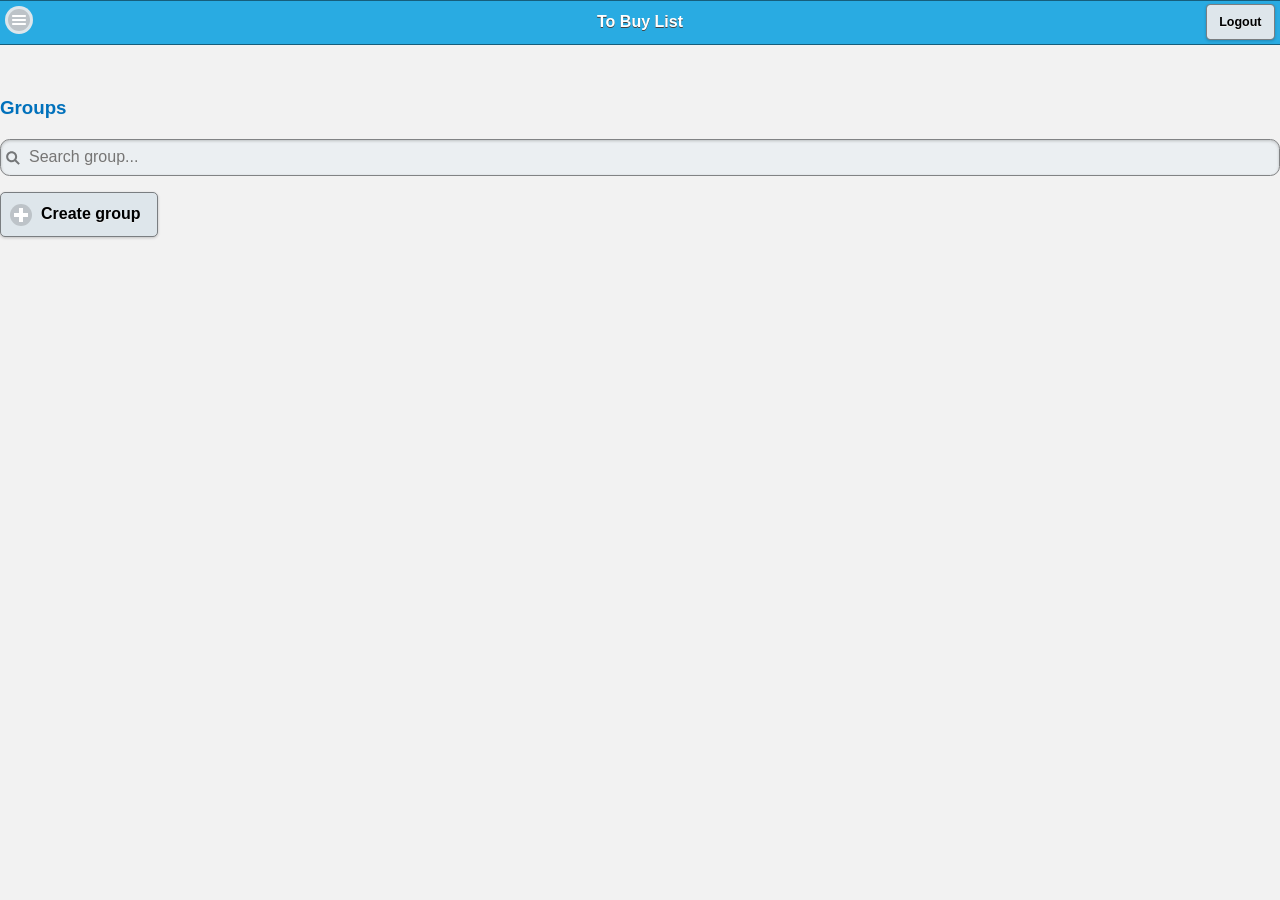
<file: www/index.html>
<!DOCTYPE html>
<html>

<head>
    <title>To Buy</title>
    <meta name="viewport" content="width=device-width, initial-scale=1" ; charset="utf-8">
    <script src="js/pgb.js"></script>
    <link rel="stylesheet" href="css/app.css" />
    <link rel="stylesheet" href="css/themes/to-buy-theme.min.css" />
    <link rel="stylesheet" href="css/themes/jquery.mobile.icons.min.css" />
    <link rel="stylesheet" href="css/jquery.mobile.structure-1.4.5.min.css" />
    <script src="js/jquery-1.9.1.min.js"></script>
    <script src="js/jquery.mobile-1.4.5.min.js"></script>
	
</head>

<body>
    <div data-role="page" data-theme="a">
        <div data-role="header" data-theme="a">
            <a class="ui-btn ui-icon-bars ui-btn-icon-left ui-btn-icon-notext ui-corner-all" style="border-width: 0px" href="#mypanel"></a>
            <h1>To Buy List</h1>
            <button id="btn-logout" class="ui-btn-right ui-btn-inline ui-mini">Logout</button>
        </div>
        <!-- /header -->
        <div role="main" class="ui-content">
            <div class="ui-panel ui-panel-position-left ui-panel-display-overlay ui-body-a ui-panel-animate ui-panel-open" id="mypanel" data-role="panel"  data-display="overlay" data-position="left">
                <div class="ui-panel-inner">
                    <ul data-role="listview">
                        <li><a class="ui-btn ui-icon-home ui-btn-icon-right" id="home-page" href="index.html">Home</a></li>
                        <li><a class="ui-btn ui-icon-user ui-btn-icon-right" id="groups-page" href="index.html">Groups</a></li>
                        <li><a class="ui-btn ui-icon-bullets ui-btn-icon-right" id="lists-page" href="lists.html">Lists</a></li>
						<li><a class="ui-btn ui-icon-mail ui-btn-icon-right" id="notifications-page" href="notifications.html">Notifications</a></li>
						<li><a class="ui-btn ui-icon-info ui-btn-icon-right" id="info-page" href="information.html">Info</a></li>
                        <li><a class="ui-btn ui-icon-gear ui-btn-icon-right" id="settings-page" href="settings.html">Settings</a></li>
                    </ul>
                </div>
            </div>
        </div>
        <!-- /panel -->
        <h3>Groups</h3>
        <div data-role="collapsible-set" data-inset="true" data-filter-placeholder="Search group..." data-filter="true" id="setGroup">
           
        </div>
        <a class="ui-btn ui-btn-inline ui-icon-plus ui-btn-icon-left ui-corner-all ui-shadow btn-add-list" href="#" id="create-group">Create group</a>
		<script src="js.js"></script>
		<script src="navigation.js"></script>
</body>

</html>
</file>
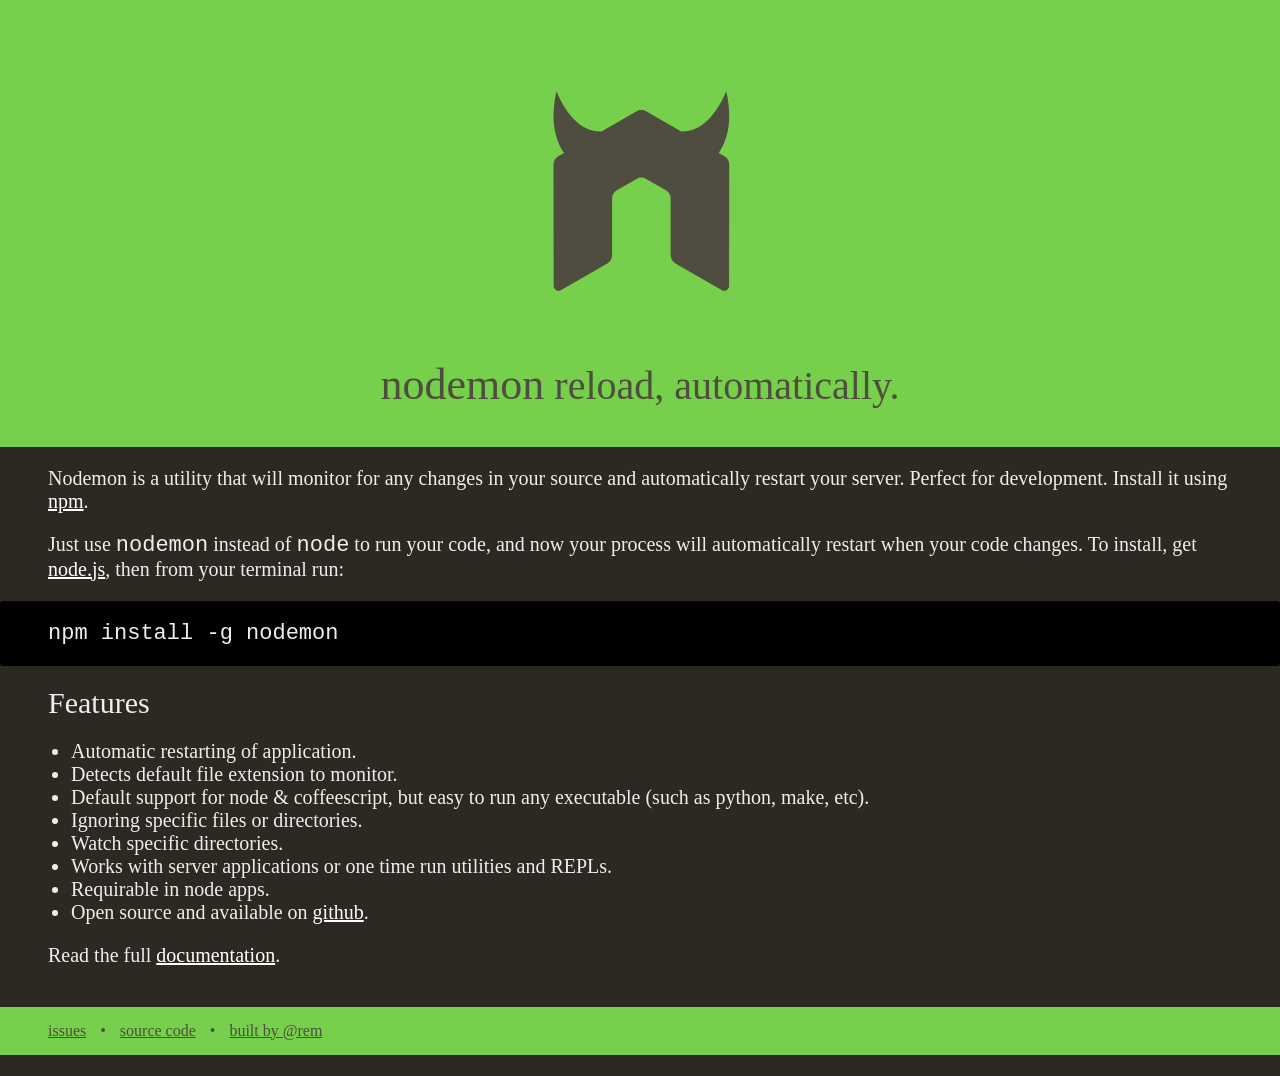
<file: node_modules/nodemon/web/index.html>
<!DOCTYPE html>
<html>
<head>
<meta charset=utf-8>
<meta name="viewport" content="width=device-width">
<title>nodemon</title>
<style id="jsbin-css">
@font-face {
  font-family: 'Roboto';
  font-style: normal;
  font-weight: 100;
  src: local('Roboto Thin'), local('Roboto-Thin'), url(http://themes.googleusercontent.com/static/fonts/roboto/v9/vzIUHo9z-oJ4WgkpPOtg13YhjbSpvc47ee6xR_80Hnw.woff) format('woff');
}
@font-face {
  font-family: 'Roboto';
  font-style: normal;
  font-weight: 300;
  src: local('Roboto Light'), local('Roboto-Light'), url(http://themes.googleusercontent.com/static/fonts/roboto/v9/Hgo13k-tfSpn0qi1SFdUfbO3LdcAZYWl9Si6vvxL-qU.woff) format('woff');
}
@font-face {
  font-family: 'Roboto';
  font-style: normal;
  font-weight: 500;
  src: local('Roboto Medium'), local('Roboto-Medium'), url(http://themes.googleusercontent.com/static/fonts/roboto/v9/RxZJdnzeo3R5zSexge8UUbO3LdcAZYWl9Si6vvxL-qU.woff) format('woff');
}

body, html {
  margin: 0;
  min-height: 100%;
  background: #2B2922;
  color: #eee;
  font-family: 'Roboto', serif;
  font-size: 20px;
  font-weight: 100;
}

html {
  margin-bottom: 20px;
}

header, footer {
  background: #76d04b;
  padding: 10px;
  position: relative;
  /* background: white; */
}

svg {
  width: 200px;
  height: 200px;
  margin: 0 auto;
  padding: 80px 0 0;
  border: 1px solid #77d04b;
  display: block;
  fill: #4F4D3F;
}

header, footer a, footer p {
  color: #4F4D3F;
}

h1 {
  padding: 40px 0 0 0;
  font-weight: 300;
}

h2 {
  font-weight: 100;
}

header strong {
  font-weight: 500;
  font-size: 110%;
}

header h1, header h2 {
  text-align: center;
}

body > p, h2, ul {
  margin: 20px 48px;
}

ul {
  padding-left: 23px;
}

code {
  font-weight: 100;
  font-size: 22px;
  font-family: 'courier new';
}

pre code {
  font-family: courier;
}

pre {
  white-space: pre-wrap;
  background: #000;
  border-radius: 3px;
  padding: 20px 48px;
}

a {
  color: #fff;
  font-weight: 400;
}

footer {
  margin-top: 40px;
  padding: 10px 28px;
}

footer p {
  font-size: 80%;
  margin: 5px 10px;
}

footer a {
  padding: 10px;
}

@media screen and (max-width: 500px) {
  body > p, h2, ul {
    margin: 20px 10px;
  }

  pre {
    padding: 20px 12px;
  }

  footer {
    padding: 10px 12px;
  }

  pre, pre code {
    margin: 10px 0;
  }
}
</style>
</head>
<body>
  <header>
    <svg version="1.1" id="template" xmlns="http://www.w3.org/2000/svg" xmlns:xlink="http://www.w3.org/1999/xlink" x="0px" y="0px" width="160" height="180"
     viewBox="0 0 160 185" xml:space="preserve">
      <path d="M158.156,60.461l-5.326-3.066
                c8.189-12.08,13.084-30.242,6.947-57.395c0,0-13.82,38.733-41.602,37.449L85.645,18.73c-1.227-0.728-2.602-1.103-3.992-1.159
                c-0.125,0-0.648,0-0.75,0c-1.387,0.057-2.76,0.432-4.004,1.159L44.367,37.449C16.586,38.738,2.762,0,2.762,0
                c-6.141,27.152-1.238,45.314,6.949,57.395l-5.324,3.066C1.682,62.018,0,64.914,0,68.072l0.16,112.363
                c0,1.568,0.812,3.021,2.188,3.783c1.344,0.812,3.008,0.812,4.35,0l43.094-24.676c2.727-1.619,4.385-4.477,4.385-7.6V99.449
                c0-3.129,1.658-6.031,4.373-7.582l18.35-10.568c1.367-0.795,2.863-1.182,4.391-1.182c1.492,0,3.027,0.387,4.356,1.182
                l18.344,10.568c2.715,1.551,4.379,4.453,4.379,7.582v52.494c0,3.123,1.68,6.002,4.391,7.6l43.082,24.676
                c1.352,0.812,3.039,0.812,4.379,0c1.336-0.762,2.176-2.215,2.176-3.783l0.141-112.363
                C162.535,64.914,160.879,62.018,158.156,60.461z"/>
    </svg>
    <h1><strong>nodemon</strong> reload, automatically.</h1>

  </header>

  <p>Nodemon is a utility that will monitor for any changes in your source and automatically restart your server. Perfect for development. Install it using <a href="https://npmjs.org/package/nodemon">npm</a>.</p>

  <p>Just use <code>nodemon</code> instead of <code>node</code> to run your code, and now your process will automatically restart when your code changes. To install, get <a href="http://nodejs.org" target="_blank">node.js</a>, then from your terminal run:</p>

  <pre><code>npm install -g nodemon</code></pre>


  <h2>Features</h2>

  <ul>
    <li>Automatic restarting of application.</li>
    <li>Detects default file extension to monitor.</li>
    <li>Default support for node &amp; coffeescript, but easy to run any executable (such as python, make, etc).</li>
    <li>Ignoring specific files or directories.</li>
    <li>Watch specific directories.</li>
    <li>Works with server applications or one time run utilities and REPLs.</li>
    <li>Requirable in node apps.</li>
    <li>Open source and available on <a href="http://github.com/remy/nodemon/">github</a>.</li>
  </ul>

  <p>Read the full <a href="http://github.com/remy/nodemon#nodemon">documentation</a>.</p>

  <footer>
    <p><a href="https://github.com/remy/nodemon/issues">issues</a> &bull; <a href="https://github.com/remy/nodemon/">source code</a>  &bull; <a href="https://twitter.com/rem">built by @rem</a></p>
  </footer>
</body>
</html>
</file>
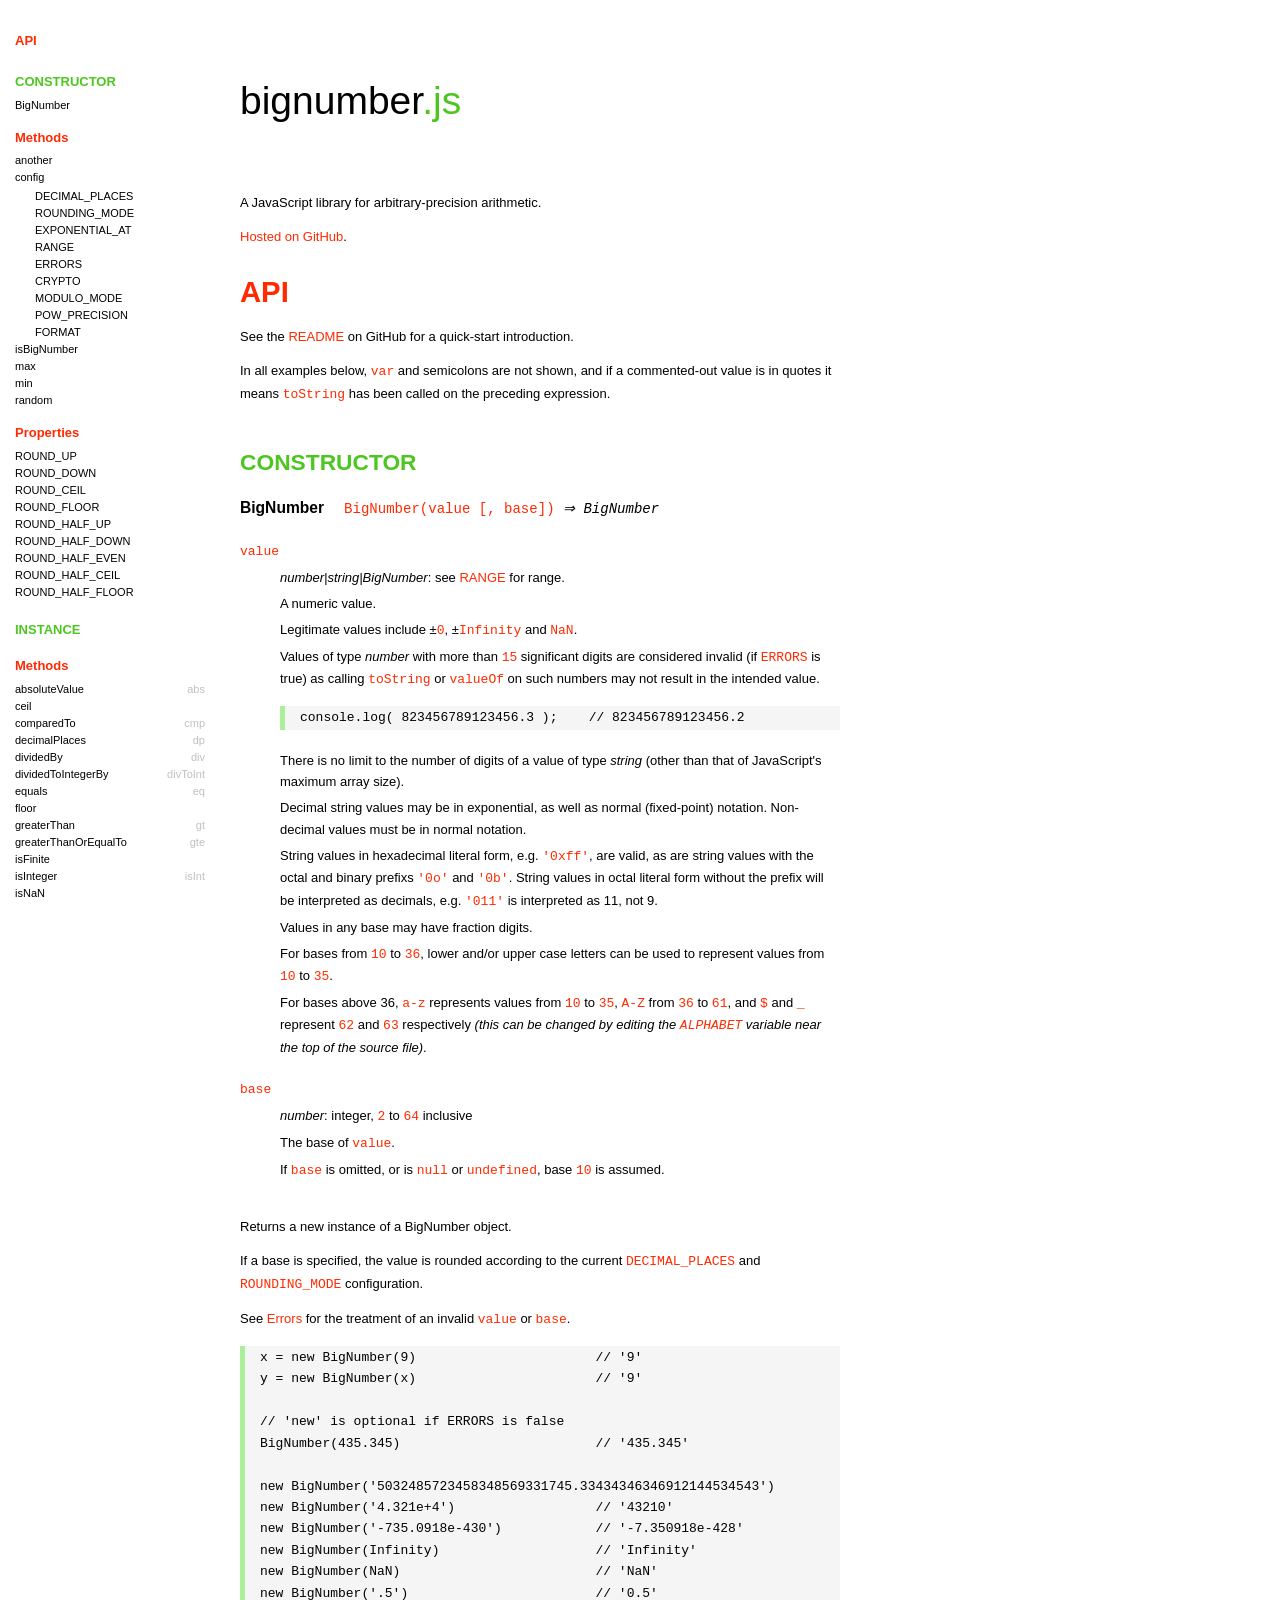
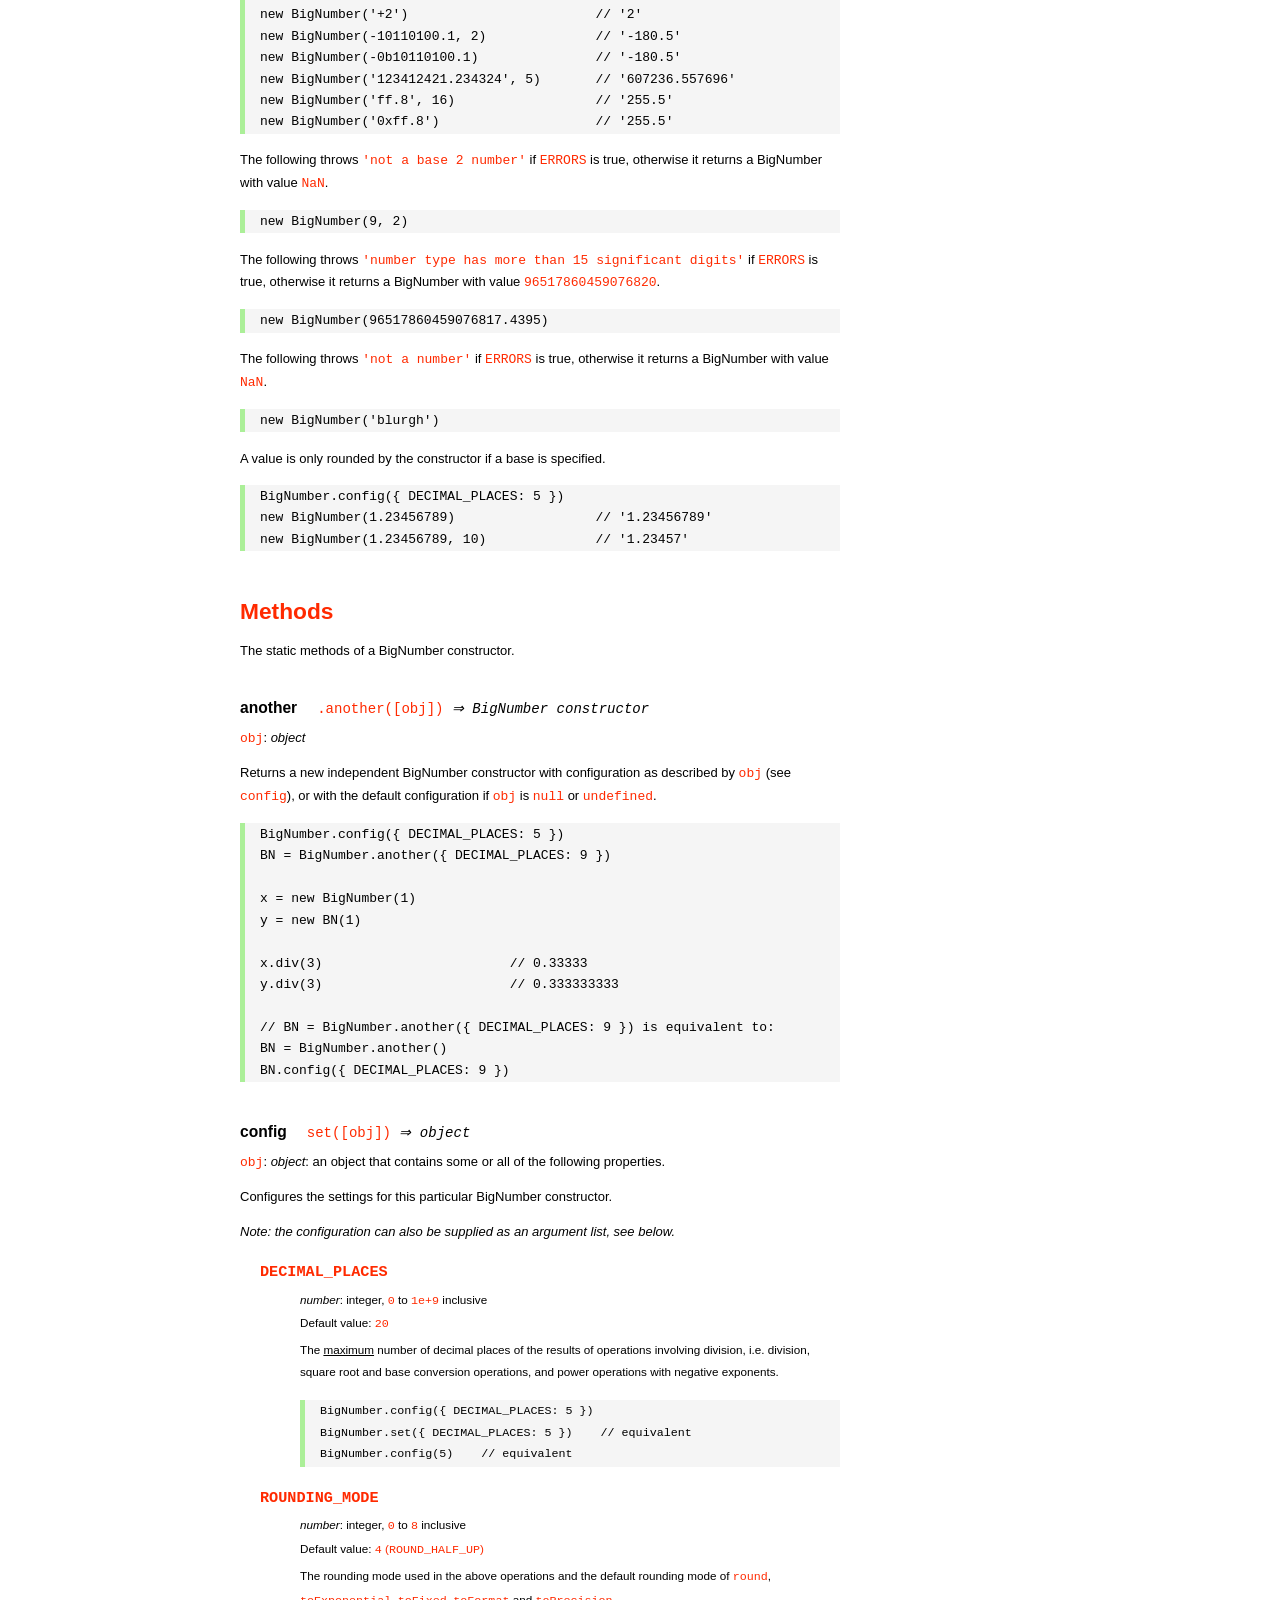
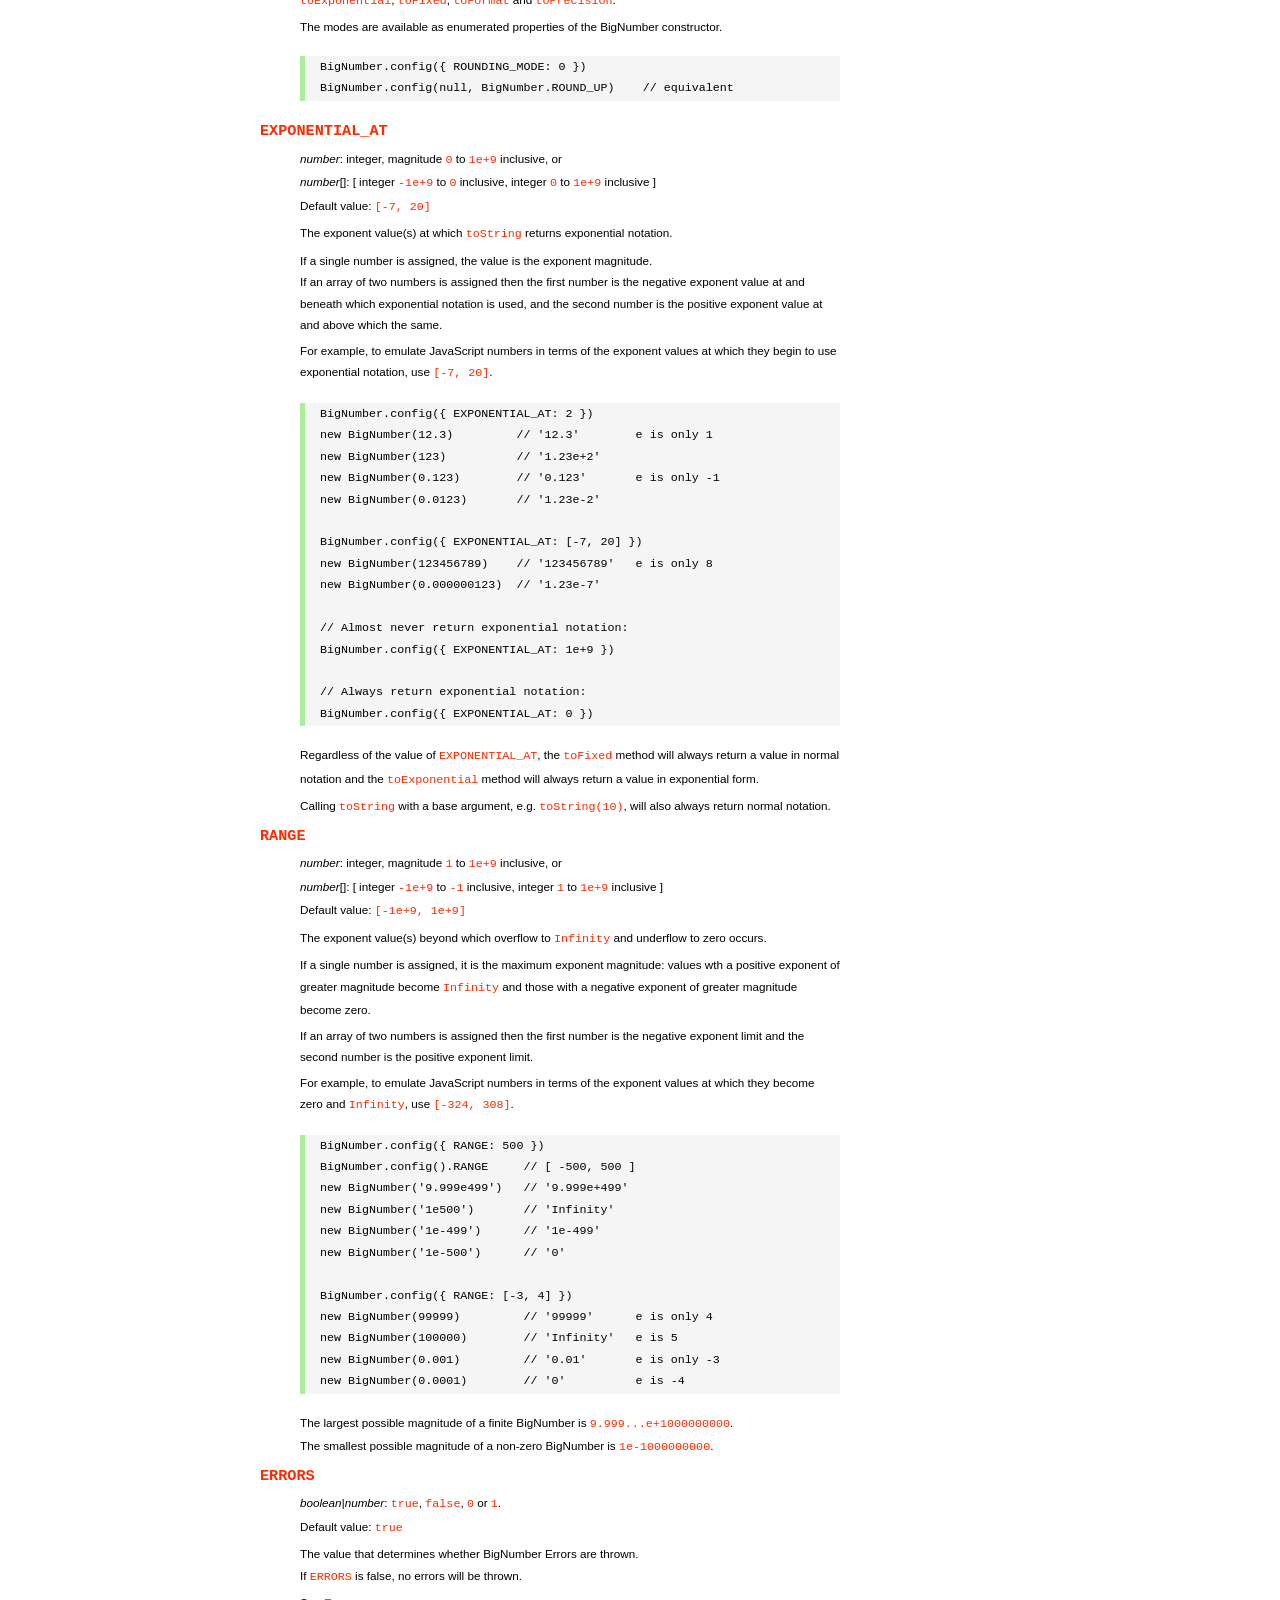
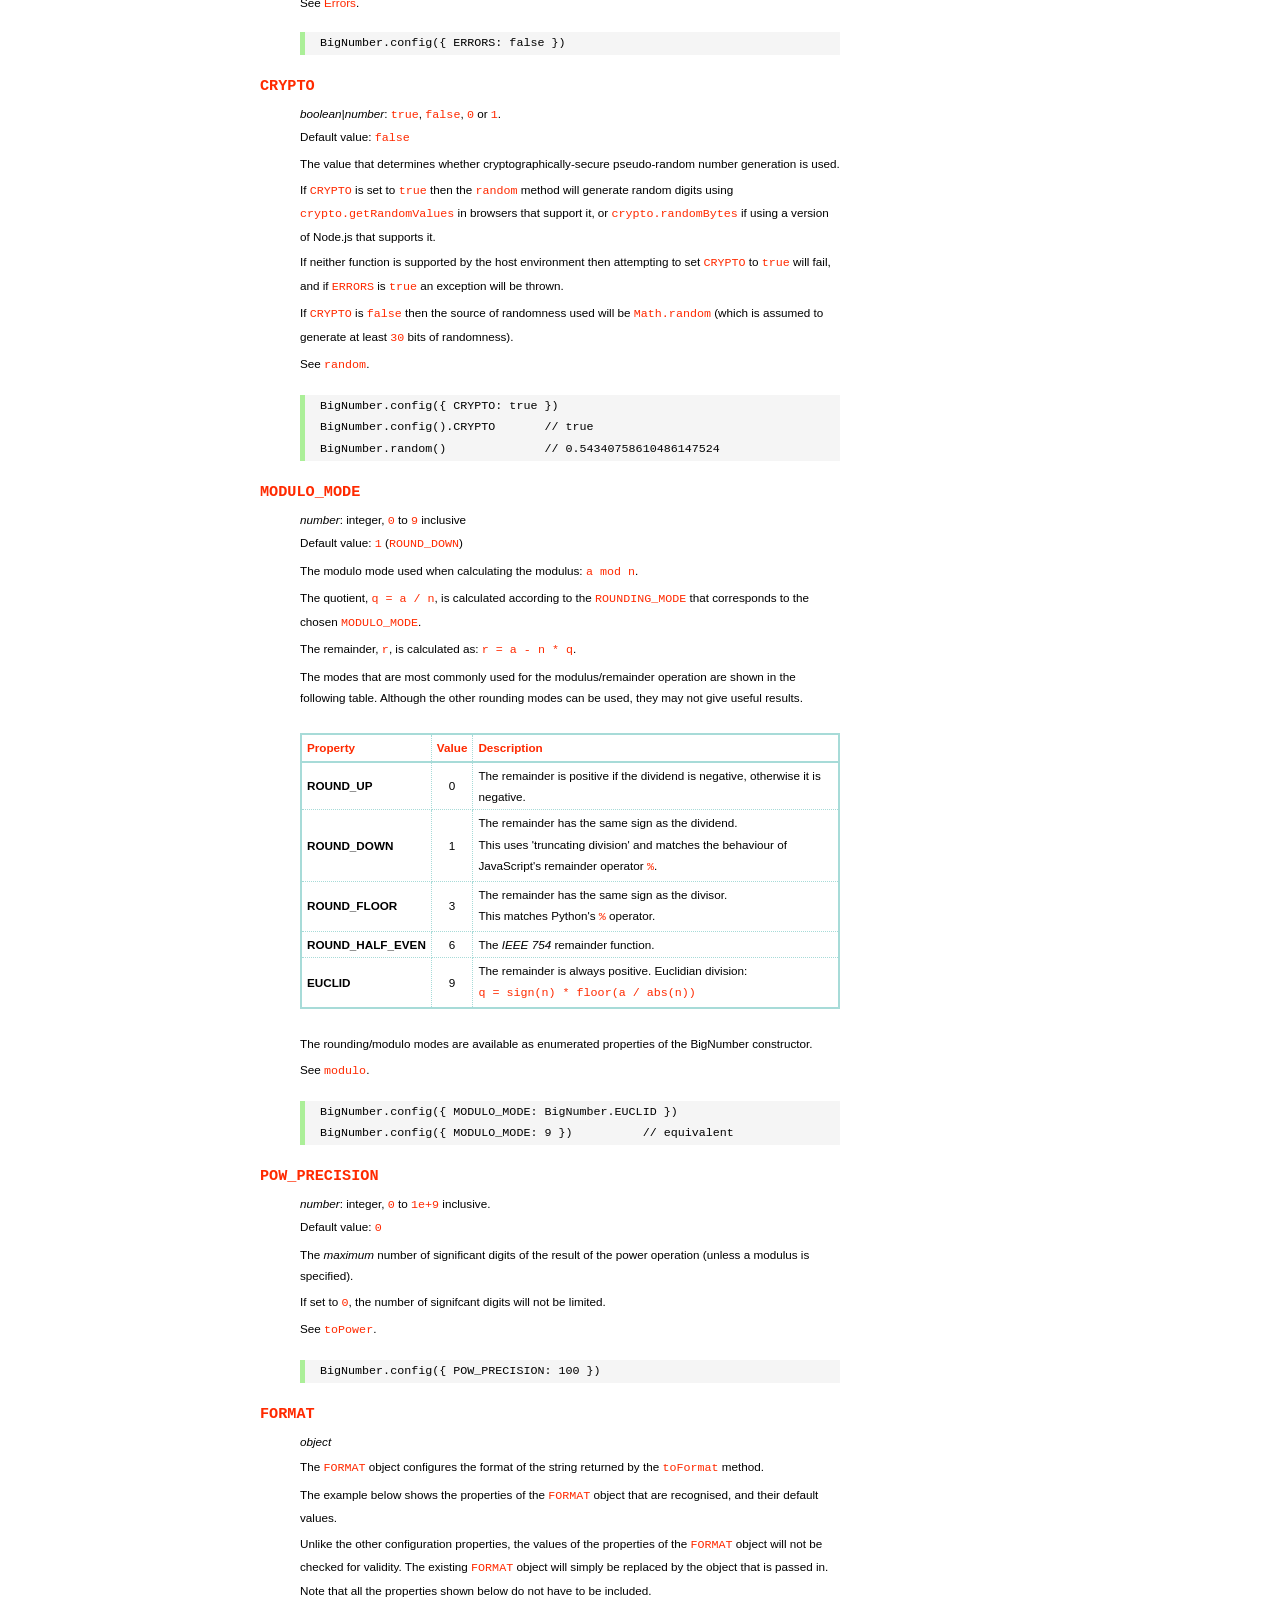
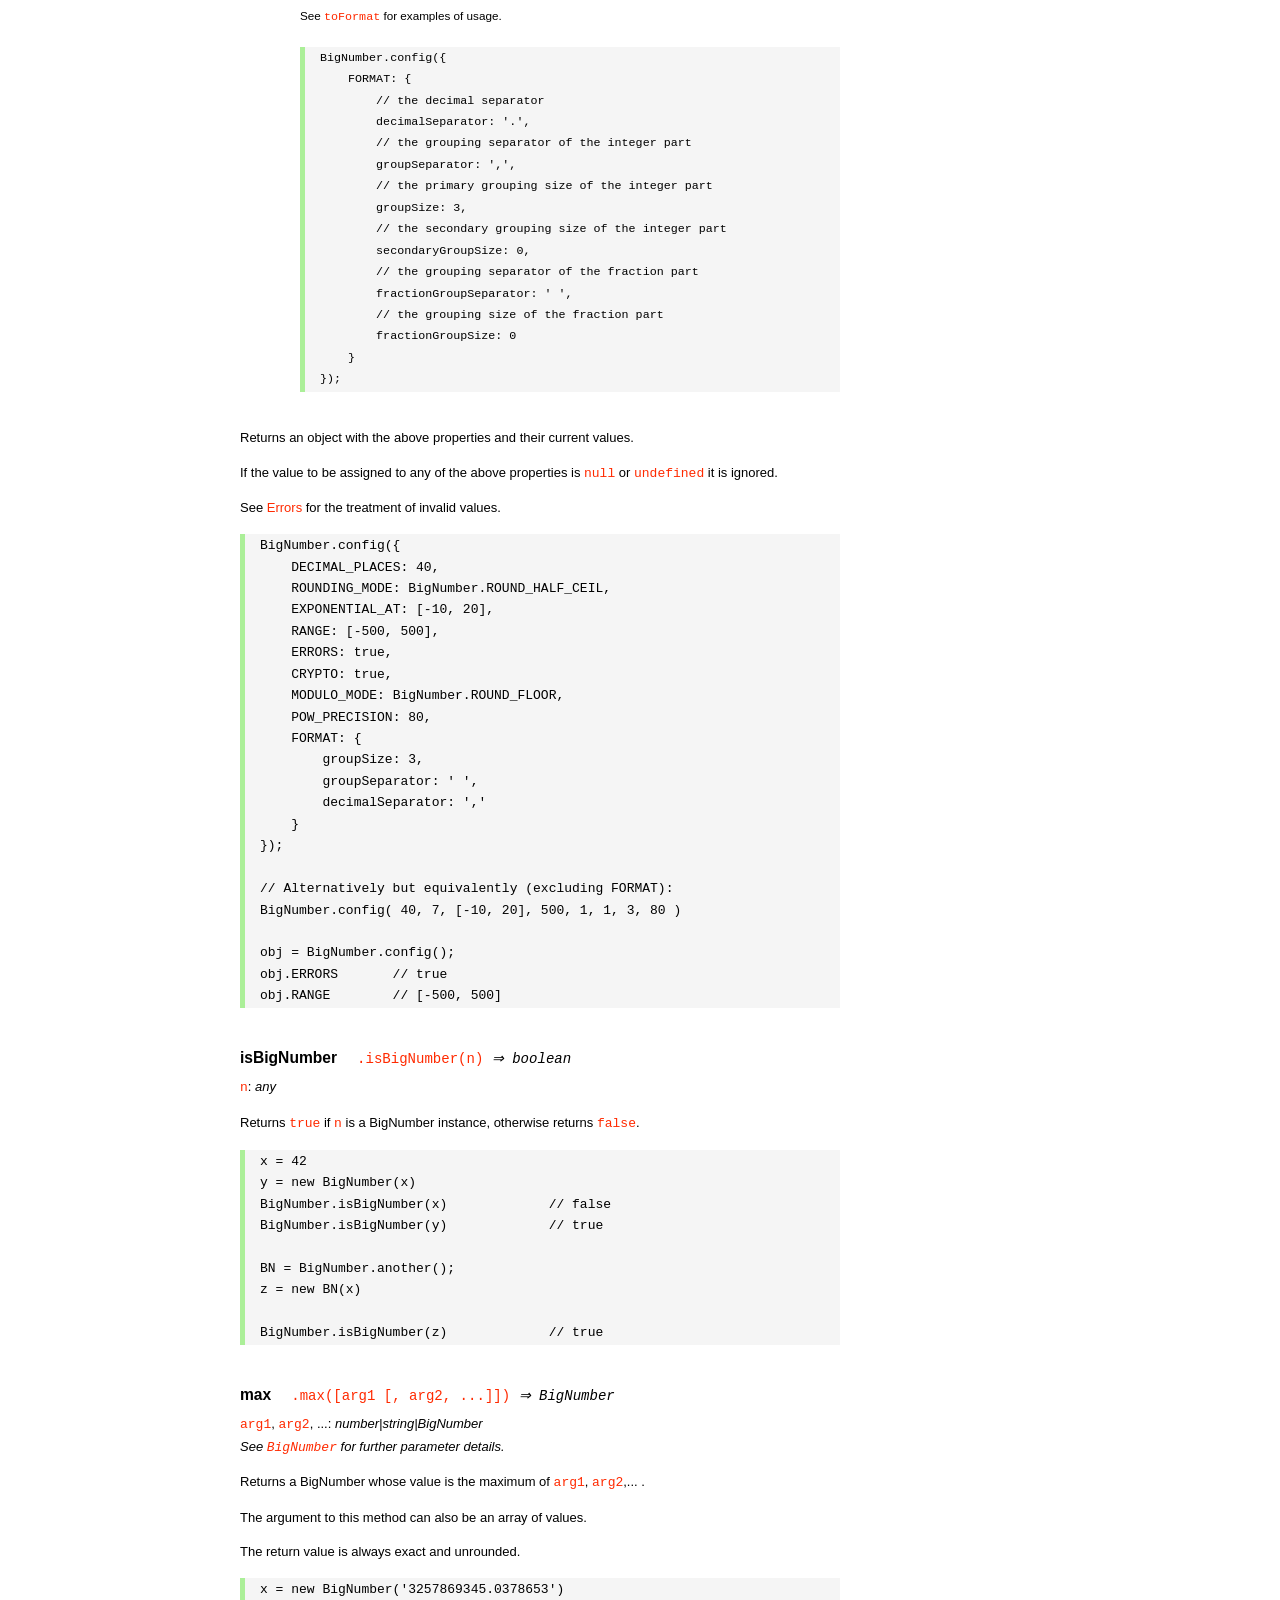
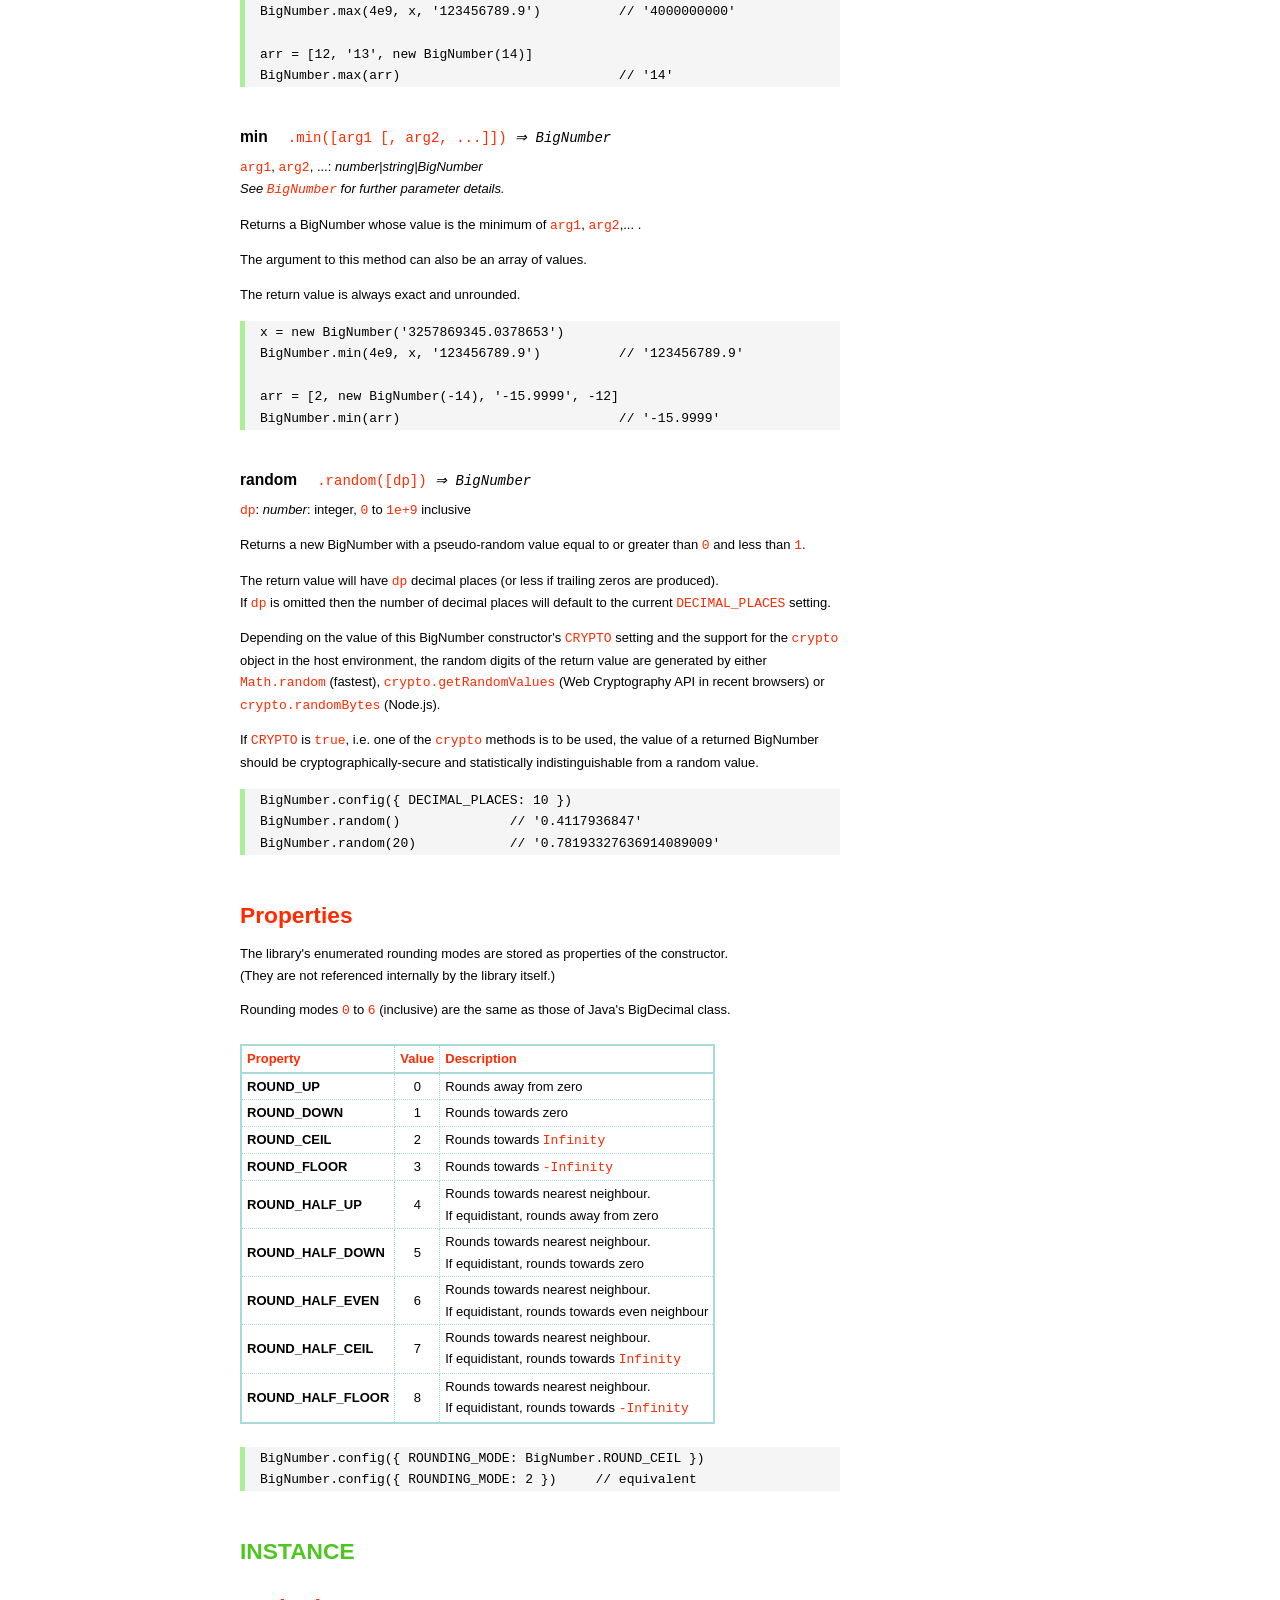
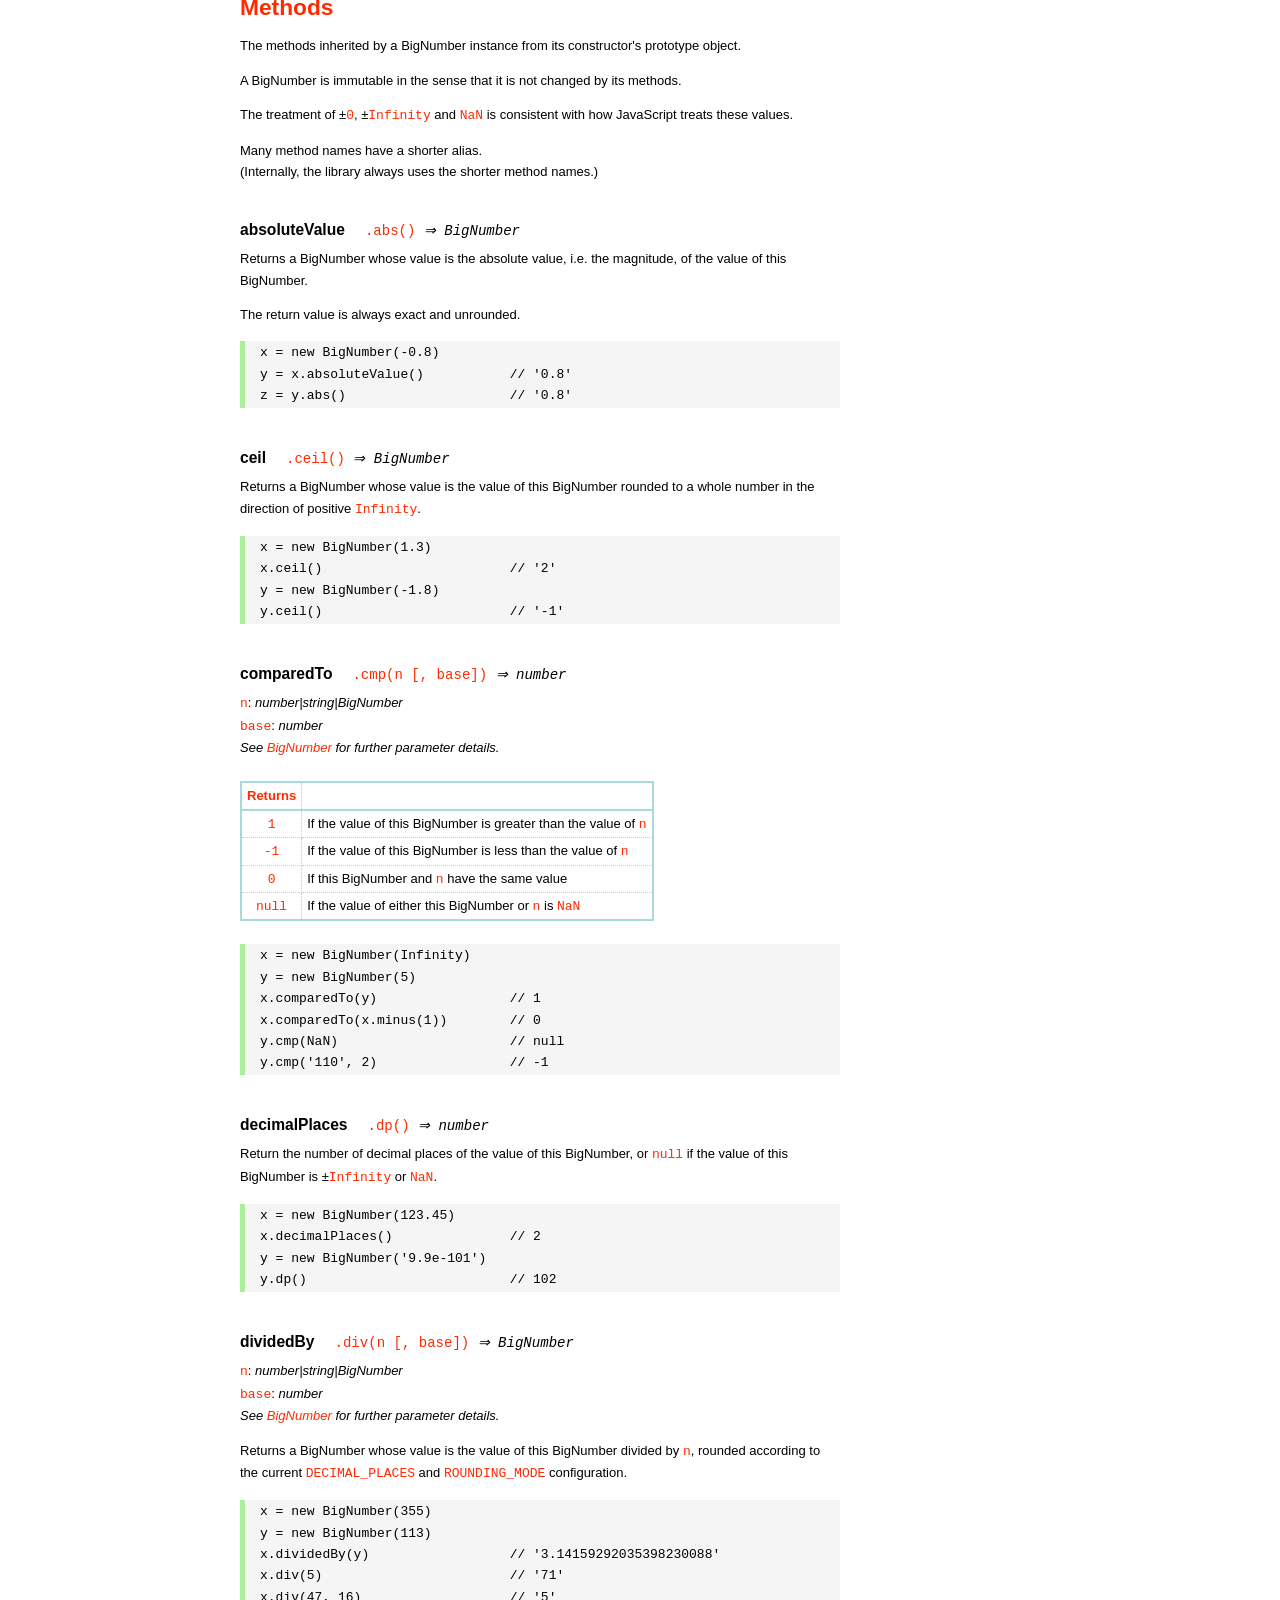
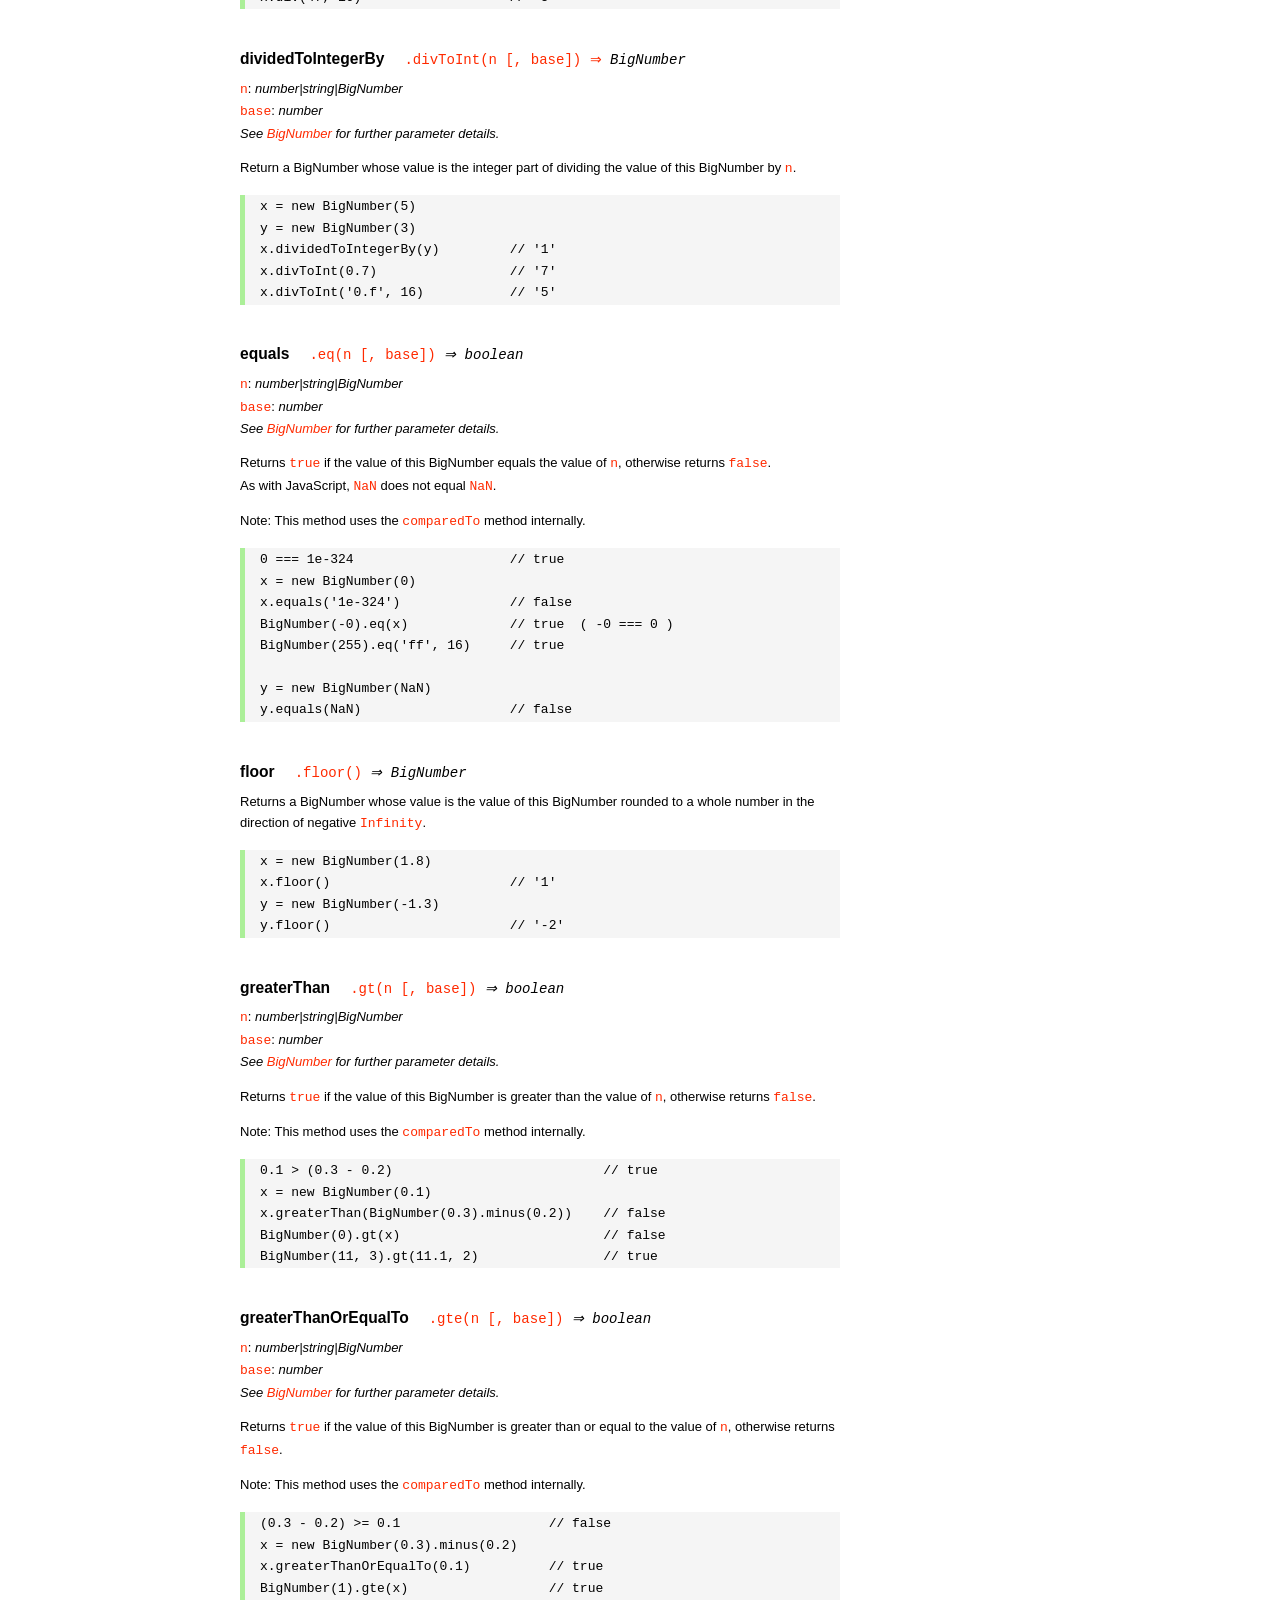
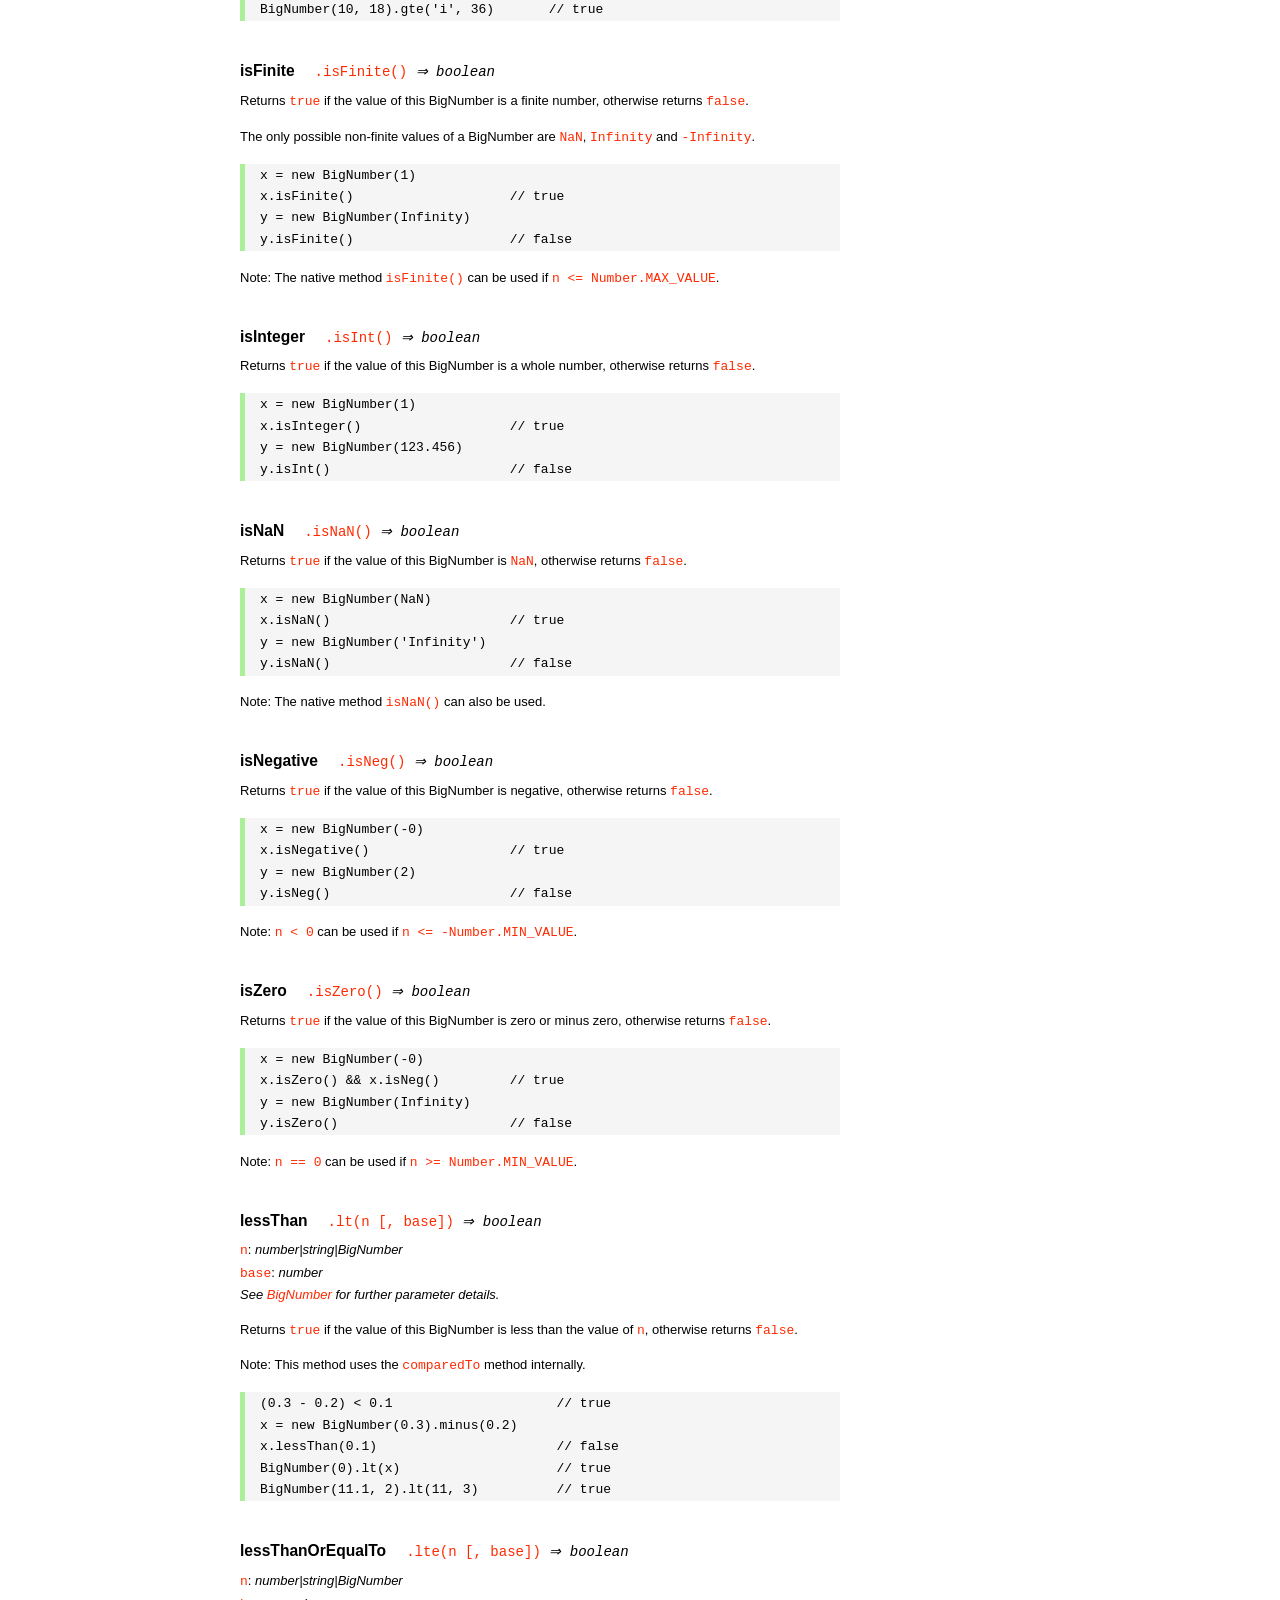
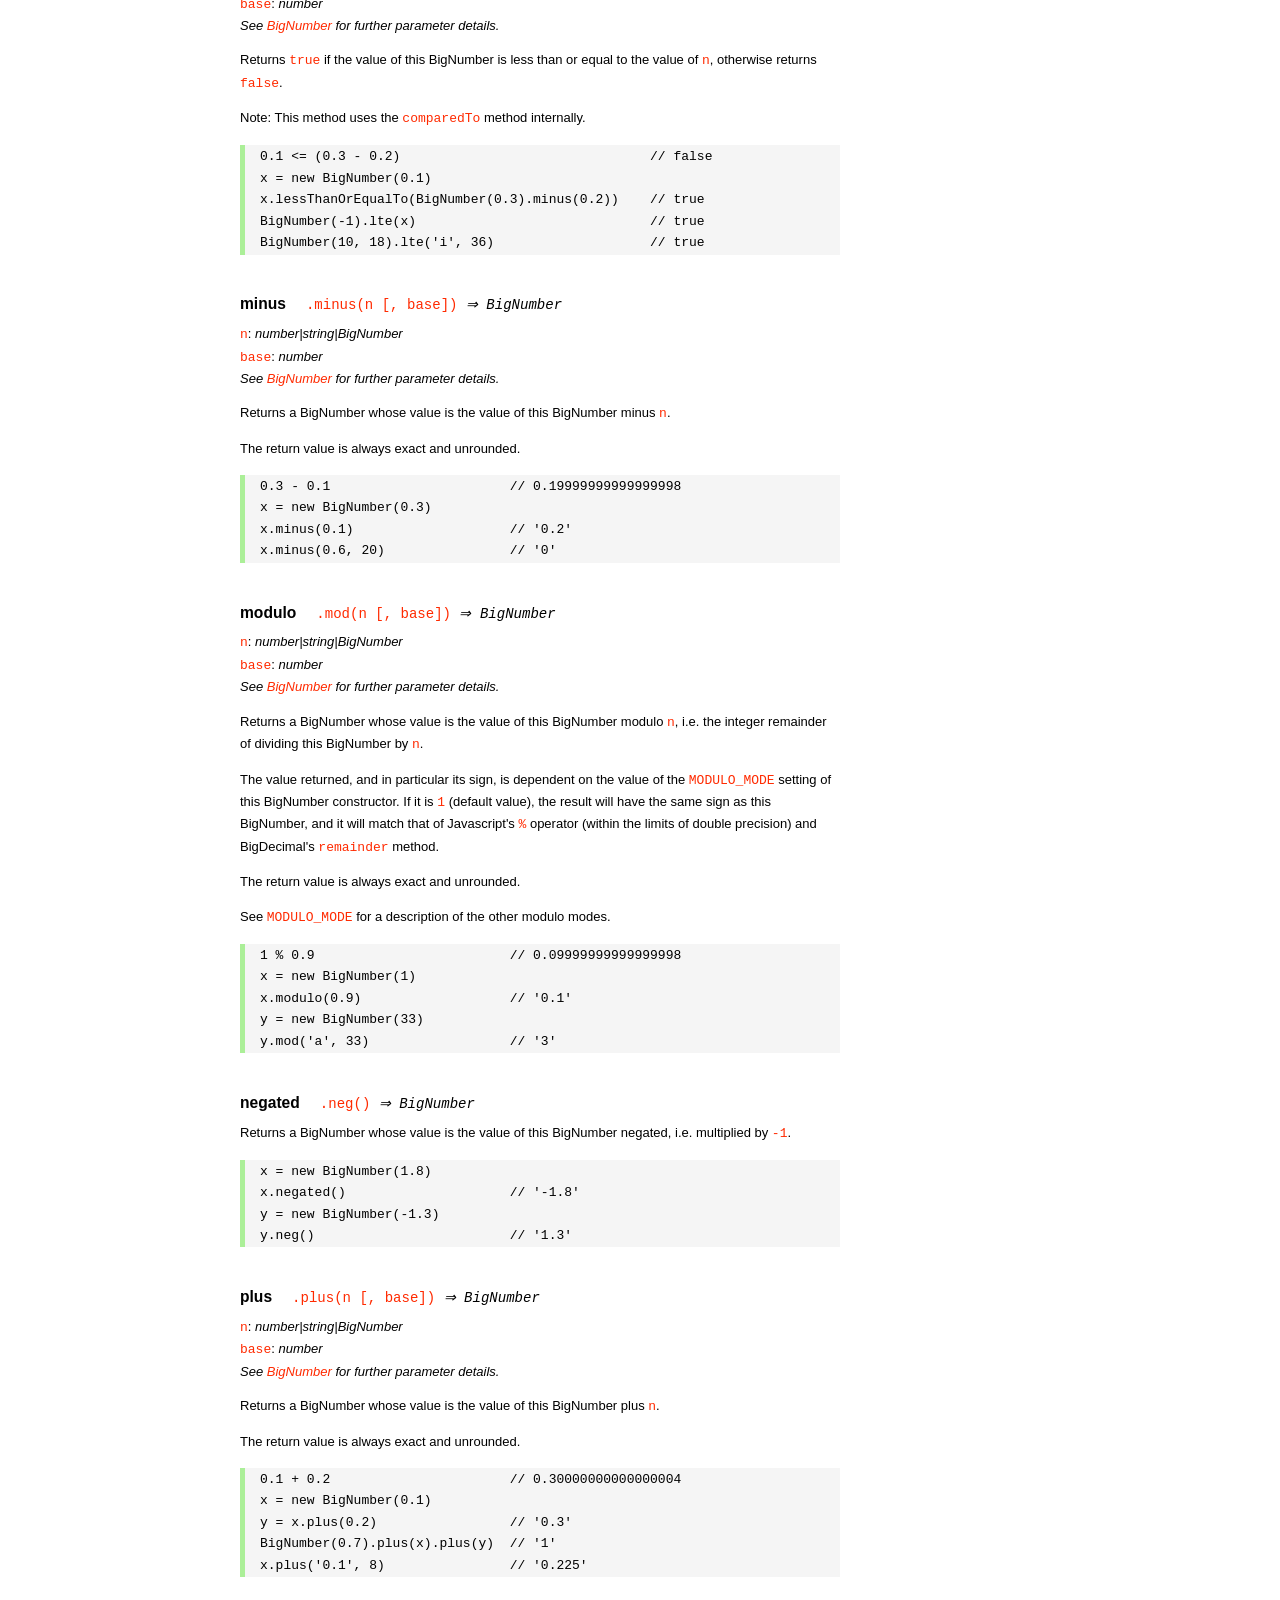
<file: node_modules/bignumber.js/doc/API.html>
<!DOCTYPE HTML>
<html>
<head>
<meta charset="utf-8">
<meta http-equiv="X-UA-Compatible" content="IE=edge">
<meta name="Author" content="M Mclaughlin">
<title>bignumber.js API</title>
<style>
html{font-size:100%}
body{background:#fff;font-family:"Helvetica Neue",Helvetica,Arial,sans-serif;font-size:13px;
  line-height:1.65em;min-height:100%;margin:0}
body,i{color:#000}
.nav{background:#fff;position:fixed;top:0;bottom:0;left:0;width:200px;overflow-y:auto;
  padding:15px 0 30px 15px}
div.container{width:600px;margin:50px 0 50px 240px}
p{margin:0 0 1em;width:600px}
pre,ul{margin:1em 0}
h1,h2,h3,h4,h5{margin:0;padding:1.5em 0 0}
h1,h2{padding:.75em 0}
!h1{font:400 3em Consolas,monaco,monospace;color:#000;margin-bottom:1em}
h1{font:400 3em Verdana,sans-serif;color:#000;margin-bottom:1em}
h2{font-size:2.25em;color:#ff2a00}
h3{font-size:1.75em;color:#4dc71f}
h4{font-size:1.75em;color:#ff2a00;padding-bottom:.75em}
h5{font-size:1.2em;margin-bottom:.4em}
h6{font-size:1.1em;margin-bottom:0.8em;padding:0.5em 0}
dd{padding-top:.35em}
dt{padding-top:.5em}
b{font-weight:700}
dt b{font-size:1.3em}
a,a:visited{color:#ff2a00;text-decoration:none}
a:active,a:hover{outline:0;text-decoration:underline}
.nav a,.nav b,.nav a:visited{display:block;color:#ff2a00;font-weight:700; margin-top:15px}
.nav b{color:#4dc71f;margin-top:20px;cursor:default;width:auto}
ul{list-style-type:none;padding:0 0 0 20px}
.nav ul{line-height:14px;padding-left:0;margin:5px 0 0}
.nav ul a,.nav ul a:visited,span{display:inline;color:#000;font-family:Verdana,Geneva,sans-serif;
  font-size:11px;font-weight:400;margin:0}
.inset,ul.inset{margin-left:20px}
.inset{font-size:.9em}
.nav li{width:auto;margin:0 0 3px}
.alias{font-style:italic;margin-left:20px}
table{border-collapse:collapse;border-spacing:0;border:2px solid #a7dbd8;margin:1.75em 0;padding:0}
td,th{text-align:left;margin:0;padding:2px 5px;border:1px dotted #a7dbd8}
th{border-top:2px solid #a7dbd8;border-bottom:2px solid #a7dbd8;color:#ff2a00}
code,pre{font-family:Consolas, monaco, monospace;font-weight:400}
pre{background:#f5f5f5;white-space:pre-wrap;word-wrap:break-word;border-left:5px solid #abef98;
  padding:1px 0 1px 15px;margin:1.2em 0}
code,.nav-title{color:#ff2a00}
.end{margin-bottom:25px}
.centre{text-align:center}
.error-table{font-size:13px;width:100%}
#faq{margin:3em 0 0}
li span{float:right;margin-right:10px;color:#c0c0c0}
#js{font:inherit;color:#4dc71f}
</style>
</head>
<body>

  <div class="nav">

    <a class='nav-title' href="#">API</a>

    <b> CONSTRUCTOR </b>
    <ul>
      <li><a href="#bignumber">BigNumber</a></li>
    </ul>

    <a href="#methods">Methods</a>
    <ul>
      <li><a href="#another">another</a></li>
      <li><a href="#config" >config</a></li>
      <li>
        <ul class="inset">
          <li><a href="#decimal-places">DECIMAL_PLACES</a></li>
          <li><a href="#rounding-mode" >ROUNDING_MODE</a></li>
          <li><a href="#exponential-at">EXPONENTIAL_AT</a></li>
          <li><a href="#range"         >RANGE</a></li>
          <li><a href="#errors"        >ERRORS</a></li>
          <li><a href="#crypto"        >CRYPTO</a></li>
          <li><a href="#modulo-mode"   >MODULO_MODE</a></li>
          <li><a href="#pow-precision" >POW_PRECISION</a></li>
          <li><a href="#format"        >FORMAT</a></li>
        </ul>
      </li>
      <li><a href="#is-bignumber">isBigNumber</a></li>
      <li><a href="#max">max</a></li>
      <li><a href="#min">min</a></li>
      <li><a href="#random">random</a></li>
    </ul>

    <a href="#constructor-properties">Properties</a>
    <ul>
      <li><a href="#round-up"        >ROUND_UP</a></li>
      <li><a href="#round-down"      >ROUND_DOWN</a></li>
      <li><a href="#round-ceil"      >ROUND_CEIL</a></li>
      <li><a href="#round-floor"     >ROUND_FLOOR</a></li>
      <li><a href="#round-half-up"   >ROUND_HALF_UP</a></li>
      <li><a href="#round-half-down" >ROUND_HALF_DOWN</a></li>
      <li><a href="#round-half-even" >ROUND_HALF_EVEN</a></li>
      <li><a href="#round-half-ceil" >ROUND_HALF_CEIL</a></li>
      <li><a href="#round-half-floor">ROUND_HALF_FLOOR</a></li>
    </ul>

    <b> INSTANCE </b>

    <a href="#prototype-methods">Methods</a>
    <ul>
      <li><a href="#abs"    >absoluteValue       </a><span>abs</span>     </li>
      <li><a href="#ceil"   >ceil                </a>                     </li>
      <li><a href="#cmp"    >comparedTo          </a><span>cmp</span>     </li>
      <li><a href="#dp"     >decimalPlaces       </a><span>dp</span>      </li>
      <li><a href="#div"    >dividedBy           </a><span>div</span>     </li>
      <li><a href="#divInt" >dividedToIntegerBy  </a><span>divToInt</span></li>
      <li><a href="#eq"     >equals              </a><span>eq</span>      </li>
      <li><a href="#floor"  >floor               </a>                     </li>
      <li><a href="#gt"     >greaterThan         </a><span>gt</span>      </li>
      <li><a href="#gte"    >greaterThanOrEqualTo</a><span>gte</span>     </li>
      <li><a href="#isF"    >isFinite            </a>                     </li>
      <li><a href="#isInt"  >isInteger           </a><span>isInt</span>   </li>
      <li><a href="#isNaN"  >isNaN               </a>                     </li>
      <li><a href="#isNeg"  >isNegative          </a><span>isNeg</span>   </li>
      <li><a href="#isZ"    >isZero              </a>                     </li>
      <li><a href="#lt"     >lessThan            </a><span>lt</span>      </li>
      <li><a href="#lte"    >lessThanOrEqualTo   </a><span>lte</span>     </li>
      <li><a href="#minus"  >minus               </a><span>sub</span>     </li>
      <li><a href="#mod"    >modulo              </a><span>mod</span>     </li>
      <li><a href="#neg"    >negated             </a><span>neg</span>     </li>
      <li><a href="#plus"   >plus                </a><span>add</span>     </li>
      <li><a href="#sd"     >precision           </a><span>sd</span>      </li>
      <li><a href="#round"  >round               </a>                     </li>
      <li><a href="#shift"  >shift               </a>                     </li>
      <li><a href="#sqrt"   >squareRoot          </a><span>sqrt</span>    </li>
      <li><a href="#times"  >times               </a><span>mul</span>     </li>
      <li><a href="#toD"    >toDigits            </a>                     </li>
      <li><a href="#toE"    >toExponential       </a>                     </li>
      <li><a href="#toFix"  >toFixed             </a>                     </li>
      <li><a href="#toFor"  >toFormat            </a>                     </li>
      <li><a href="#toFr"   >toFraction          </a>                     </li>
      <li><a href="#toJSON" >toJSON              </a>                     </li>
      <li><a href="#toN"    >toNumber            </a>                     </li>
      <li><a href="#pow"    >toPower             </a><span>pow</span>     </li>
      <li><a href="#toP"    >toPrecision         </a>                     </li>
      <li><a href="#toS"    >toString            </a>                     </li>
      <li><a href="#trunc"  >truncated           </a><span>trunc</span>   </li>
      <li><a href="#valueOf">valueOf             </a>                     </li>
    </ul>

    <a href="#instance-properties">Properties</a>
    <ul>
      <li><a href="#coefficient">c: coefficient</a></li>
      <li><a href="#exponent"   >e: exponent</a></li>
      <li><a href="#sign"       >s: sign</a></li>
    </ul>

    <a href="#zero-nan-infinity">Zero, NaN &amp; Infinity</a>
    <a href="#Errors">Errors</a>
    <a class='end' href="#faq">FAQ</a>

  </div>

  <div class="container">

    <h1>bignumber<span id='js'>.js</span></h1>

    <p>A JavaScript library for arbitrary-precision arithmetic.</p>
    <p><a href="https://github.com/MikeMcl/bignumber.js">Hosted on GitHub</a>. </p>

    <h2>API</h2>

    <p>
      See the <a href='https://github.com/MikeMcl/bignumber.js'>README</a> on GitHub for a
      quick-start introduction.
    </p>
    <p>
      In all examples below, <code>var</code> and semicolons are not shown, and if a commented-out
      value is in quotes it means <code>toString</code> has been called on the preceding expression.
    </p>


    <h3>CONSTRUCTOR</h3>

    <h5 id="bignumber">
      BigNumber<code class='inset'>BigNumber(value [, base]) <i>&rArr; BigNumber</i></code>
    </h5>
    <dl>
      <dt><code>value</code></dt>
      <dd>
        <i>number|string|BigNumber</i>: see <a href='#range'>RANGE</a> for
        range.
      </dd>
      <dd>
        A numeric value.
      </dd>
      <dd>
        Legitimate values include &plusmn;<code>0</code>, &plusmn;<code>Infinity</code> and
        <code>NaN</code>.
      </dd>
      <dd>
        Values of type <em>number</em> with more than <code>15</code> significant digits are
        considered invalid (if <a href='#errors'><code>ERRORS</code></a> is true) as calling
        <code><a href='#toS'>toString</a></code> or <code><a href='#valueOf'>valueOf</a></code> on
        such numbers may not result in the intended value.
        <pre>console.log( 823456789123456.3 );    // 823456789123456.2</pre>
      </dd>
      <dd>
        There is no limit to the number of digits of a value of type <em>string</em> (other than
        that of JavaScript's maximum array size).
      </dd>
      <dd>
        Decimal string values may be in exponential, as well as normal (fixed-point) notation.
        Non-decimal values must be in normal notation.
      </dd>
      <dd>
        String values in hexadecimal literal form, e.g. <code>'0xff'</code>, are valid, as are
        string values with the octal and binary prefixs <code>'0o'</code> and <code>'0b'</code>.
        String values in octal literal form without the prefix will be interpreted as
        decimals, e.g. <code>'011'</code> is interpreted as 11, not 9.
      </dd>
      <dd>Values in any base may have fraction digits.</dd>
      <dd>
        For bases from <code>10</code> to <code>36</code>, lower and/or upper case letters can be
        used to represent values from <code>10</code> to <code>35</code>.
      </dd>
      <dd>
        For bases above 36, <code>a-z</code> represents values from <code>10</code> to
        <code>35</code>, <code>A-Z</code> from <code>36</code> to <code>61</code>, and
        <code>$</code> and <code>_</code> represent <code>62</code> and <code>63</code> respectively
        <i>(this can be changed by editing the <code>ALPHABET</code> variable near the top of the
        source file)</i>.
      </dd>
    </dl>
    <dl>
      <dt><code>base</code></dt>
      <dd>
        <i>number</i>: integer, <code>2</code> to <code>64</code> inclusive
      </dd>
      <dd>The base of <code>value</code>.</dd>
      <dd>
        If <code>base</code> is omitted, or is <code>null</code> or <code>undefined</code>, base
        <code>10</code> is assumed.
      </dd>
    </dl>
    <br />
    <p>Returns a new instance of a BigNumber object.</p>
    <p>
      If a base is specified, the value is rounded according to
      the current <a href='#decimal-places'><code>DECIMAL_PLACES</code></a> and
      <a href='#rounding-mode'><code>ROUNDING_MODE</code></a> configuration.
    </p>
    <p>
      See <a href='#Errors'>Errors</a> for the treatment of an invalid <code>value</code> or
      <code>base</code>.
    </p>
    <pre>
x = new BigNumber(9)                       // '9'
y = new BigNumber(x)                       // '9'

// 'new' is optional if ERRORS is false
BigNumber(435.345)                         // '435.345'

new BigNumber('5032485723458348569331745.33434346346912144534543')
new BigNumber('4.321e+4')                  // '43210'
new BigNumber('-735.0918e-430')            // '-7.350918e-428'
new BigNumber(Infinity)                    // 'Infinity'
new BigNumber(NaN)                         // 'NaN'
new BigNumber('.5')                        // '0.5'
new BigNumber('+2')                        // '2'
new BigNumber(-10110100.1, 2)              // '-180.5'
new BigNumber(-0b10110100.1)               // '-180.5'
new BigNumber('123412421.234324', 5)       // '607236.557696'
new BigNumber('ff.8', 16)                  // '255.5'
new BigNumber('0xff.8')                    // '255.5'</pre>
    <p>
      The following throws <code>'not a base 2 number'</code> if
      <a href='#errors'><code>ERRORS</code></a> is true, otherwise it returns a BigNumber with value
      <code>NaN</code>.
    </p>
    <pre>new BigNumber(9, 2)</pre>
    <p>
      The following throws <code>'number type has more than 15 significant digits'</code> if
      <a href='#errors'><code>ERRORS</code></a> is true, otherwise it returns a BigNumber with value
      <code>96517860459076820</code>.
    </p>
    <pre>new BigNumber(96517860459076817.4395)</pre>
    <p>
      The following throws <code>'not a number'</code> if <a href='#errors'><code>ERRORS</code></a>
      is true, otherwise it returns a BigNumber with value <code>NaN</code>.
    </p>
    <pre>new BigNumber('blurgh')</pre>
    <p>
      A value is only rounded by the constructor if a base is specified.
    </p>
    <pre>BigNumber.config({ DECIMAL_PLACES: 5 })
new BigNumber(1.23456789)                  // '1.23456789'
new BigNumber(1.23456789, 10)              // '1.23457'</pre>



    <h4 id="methods">Methods</h4>
     <p>The static methods of a BigNumber constructor.</p>




    <h5 id="another">
       another<code class='inset'>.another([obj]) <i>&rArr; BigNumber constructor</i></code>
    </h5>
    <p><code>obj</code>: <i>object</i></p>
    <p>
      Returns a new independent BigNumber constructor with configuration as described by
      <code>obj</code> (see <a href='#config'><code>config</code></a>), or with the default
      configuration if <code>obj</code> is <code>null</code> or <code>undefined</code>.
    </p>
    <pre>BigNumber.config({ DECIMAL_PLACES: 5 })
BN = BigNumber.another({ DECIMAL_PLACES: 9 })

x = new BigNumber(1)
y = new BN(1)

x.div(3)                        // 0.33333
y.div(3)                        // 0.333333333

// BN = BigNumber.another({ DECIMAL_PLACES: 9 }) is equivalent to:
BN = BigNumber.another()
BN.config({ DECIMAL_PLACES: 9 })</pre>



    <h5 id="config">config<code class='inset'>set([obj]) <i>&rArr; object</i></code></h5>
    <p>
      <code>obj</code>: <i>object</i>: an object that contains some or all of the following
      properties.
    </p>
    <p>Configures the settings for this particular BigNumber constructor.</p>
    <p><i>Note: the configuration can also be supplied as an argument list, see below.</i></p>
    <dl class='inset'>
      <dt id="decimal-places"><code><b>DECIMAL_PLACES</b></code></dt>
      <dd>
        <i>number</i>: integer, <code>0</code> to <code>1e+9</code> inclusive<br />
        Default value: <code>20</code>
      </dd>
      <dd>
        The <u>maximum</u> number of decimal places of the results of operations involving
        division, i.e. division, square root and base conversion operations, and power
        operations with negative exponents.<br />
      </dd>
      <dd>
      <pre>BigNumber.config({ DECIMAL_PLACES: 5 })
BigNumber.set({ DECIMAL_PLACES: 5 })    // equivalent
BigNumber.config(5)    // equivalent</pre>
      </dd>



      <dt id="rounding-mode"><code><b>ROUNDING_MODE</b></code></dt>
      <dd>
        <i>number</i>: integer, <code>0</code> to <code>8</code> inclusive<br />
        Default value: <code>4</code> <a href="#round-half-up">(<code>ROUND_HALF_UP</code>)</a>
      </dd>
      <dd>
        The rounding mode used in the above operations and the default rounding mode of
        <a href='#round'><code>round</code></a>,
        <a href='#toE'><code>toExponential</code></a>,
        <a href='#toFix'><code>toFixed</code></a>,
        <a href='#toFor'><code>toFormat</code></a> and
        <a href='#toP'><code>toPrecision</code></a>.
      </dd>
      <dd>The modes are available as enumerated properties of the BigNumber constructor.</dd>
       <dd>
      <pre>BigNumber.config({ ROUNDING_MODE: 0 })
BigNumber.config(null, BigNumber.ROUND_UP)    // equivalent</pre>
        </dd>



      <dt id="exponential-at"><code><b>EXPONENTIAL_AT</b></code></dt>
      <dd>
        <i>number</i>: integer, magnitude <code>0</code> to <code>1e+9</code> inclusive, or
        <br />
        <i>number</i>[]: [ integer <code>-1e+9</code> to <code>0</code> inclusive, integer
        <code>0</code> to <code>1e+9</code> inclusive ]<br />
        Default value: <code>[-7, 20]</code>
      </dd>
      <dd>
        The exponent value(s) at which <code>toString</code> returns exponential notation.
      </dd>
      <dd>
        If a single number is assigned, the value is the exponent magnitude.<br />
        If an array of two numbers is assigned then the first number is the negative exponent
        value at and beneath which exponential notation is used, and the second number is the
        positive exponent value at and above which the same.
      </dd>
      <dd>
        For example, to emulate JavaScript numbers in terms of the exponent values at which they
        begin to use exponential notation, use <code>[-7, 20]</code>.
      </dd>
      <dd>
      <pre>BigNumber.config({ EXPONENTIAL_AT: 2 })
new BigNumber(12.3)         // '12.3'        e is only 1
new BigNumber(123)          // '1.23e+2'
new BigNumber(0.123)        // '0.123'       e is only -1
new BigNumber(0.0123)       // '1.23e-2'

BigNumber.config({ EXPONENTIAL_AT: [-7, 20] })
new BigNumber(123456789)    // '123456789'   e is only 8
new BigNumber(0.000000123)  // '1.23e-7'

// Almost never return exponential notation:
BigNumber.config({ EXPONENTIAL_AT: 1e+9 })

// Always return exponential notation:
BigNumber.config({ EXPONENTIAL_AT: 0 })</pre>
      </dd>
      <dd>
        Regardless of the value of <code>EXPONENTIAL_AT</code>, the <code>toFixed</code> method
        will always return a value in normal notation and the <code>toExponential</code> method
        will always return a value in exponential form.
      </dd>
      <dd>
        Calling <code>toString</code> with a base argument, e.g. <code>toString(10)</code>, will
        also always return normal notation.
      </dd>



      <dt id="range"><code><b>RANGE</b></code></dt>
      <dd>
        <i>number</i>: integer, magnitude <code>1</code> to <code>1e+9</code> inclusive, or
        <br />
        <i>number</i>[]: [ integer <code>-1e+9</code> to <code>-1</code> inclusive, integer
        <code>1</code> to <code>1e+9</code> inclusive ]<br />
        Default value: <code>[-1e+9, 1e+9]</code>
      </dd>
      <dd>
        The exponent value(s) beyond which overflow to <code>Infinity</code> and underflow to
        zero occurs.
      </dd>
      <dd>
        If a single number is assigned, it is the maximum exponent magnitude: values wth a
        positive exponent of greater magnitude become <code>Infinity</code> and those with a
        negative exponent of greater magnitude become zero.
      <dd>
        If an array of two numbers is assigned then the first number is the negative exponent
        limit and the second number is the positive exponent limit.
      </dd>
      <dd>
        For example, to emulate JavaScript numbers in terms of the exponent values at which they
        become zero and <code>Infinity</code>, use <code>[-324, 308]</code>.
      </dd>
      <dd>
      <pre>BigNumber.config({ RANGE: 500 })
BigNumber.config().RANGE     // [ -500, 500 ]
new BigNumber('9.999e499')   // '9.999e+499'
new BigNumber('1e500')       // 'Infinity'
new BigNumber('1e-499')      // '1e-499'
new BigNumber('1e-500')      // '0'

BigNumber.config({ RANGE: [-3, 4] })
new BigNumber(99999)         // '99999'      e is only 4
new BigNumber(100000)        // 'Infinity'   e is 5
new BigNumber(0.001)         // '0.01'       e is only -3
new BigNumber(0.0001)        // '0'          e is -4</pre>
      </dd>
      <dd>
        The largest possible magnitude of a finite BigNumber is
        <code>9.999...e+1000000000</code>.<br />
        The smallest possible magnitude of a non-zero BigNumber is <code>1e-1000000000</code>.
      </dd>



      <dt id="errors"><code><b>ERRORS</b></code></dt>
      <dd>
        <i>boolean|number</i>: <code>true</code>, <code>false</code>, <code>0</code> or
        <code>1</code>.<br />
        Default value: <code>true</code>
      </dd>
      <dd>
        The value that determines whether BigNumber Errors are thrown.<br />
        If <code>ERRORS</code> is false, no errors will be thrown.
      </dd>
      <dd>See <a href='#Errors'>Errors</a>.</dd>
      <dd><pre>BigNumber.config({ ERRORS: false })</pre></dd>



      <dt id="crypto"><code><b>CRYPTO</b></code></dt>
      <dd>
        <i>boolean|number</i>: <code>true</code>, <code>false</code>, <code>0</code> or
        <code>1</code>.<br />
        Default value: <code>false</code>
      </dd>
      <dd>
        The value that determines whether cryptographically-secure pseudo-random number
        generation is used.
      </dd>
      <dd>
        If <code>CRYPTO</code> is set to <code>true</code> then the
        <a href='#random'><code>random</code></a> method will generate random digits using
        <code>crypto.getRandomValues</code> in browsers that support it, or
        <code>crypto.randomBytes</code> if using a version of Node.js that supports it.
      </dd>
      <dd>
        If neither function is supported by the host environment then attempting to set
        <code>CRYPTO</code> to <code>true</code> will fail, and if <code>ERRORS</code>
        is <code>true</code> an exception will be thrown.
      </dd>
      <dd>
        If <code>CRYPTO</code> is <code>false</code> then the source of randomness used will be
        <code>Math.random</code> (which is assumed to generate at least <code>30</code> bits of
        randomness).
      </dd>
      <dd>See <a href='#random'><code>random</code></a>.</dd>
      <dd>
      <pre>BigNumber.config({ CRYPTO: true })
BigNumber.config().CRYPTO       // true
BigNumber.random()              // 0.54340758610486147524</pre>
      </dd>



      <dt id="modulo-mode"><code><b>MODULO_MODE</b></code></dt>
      <dd>
        <i>number</i>: integer, <code>0</code> to <code>9</code> inclusive<br />
        Default value: <code>1</code> (<a href="#round-down"><code>ROUND_DOWN</code></a>)
      </dd>
      <dd>The modulo mode used when calculating the modulus: <code>a mod n</code>.</dd>
      <dd>
        The quotient, <code>q = a / n</code>, is calculated according to the
        <a href='#rounding-mode'><code>ROUNDING_MODE</code></a> that corresponds to the chosen
        <code>MODULO_MODE</code>.
      </dd>
      <dd>The remainder, <code>r</code>, is calculated as: <code>r = a - n * q</code>.</dd>
      <dd>
        The modes that are most commonly used for the modulus/remainder operation are shown in
        the following table. Although the other rounding modes can be used, they may not give
        useful results.
      </dd>
      <dd>
        <table>
          <tr><th>Property</th><th>Value</th><th>Description</th></tr>
          <tr>
            <td><b>ROUND_UP</b></td><td class='centre'>0</td>
            <td>
              The remainder is positive if the dividend is negative, otherwise it is negative.
            </td>
          </tr>
          <tr>
            <td><b>ROUND_DOWN</b></td><td class='centre'>1</td>
            <td>
              The remainder has the same sign as the dividend.<br />
              This uses 'truncating division' and matches the behaviour of JavaScript's
              remainder operator <code>%</code>.
            </td>
          </tr>
          <tr>
            <td><b>ROUND_FLOOR</b></td><td class='centre'>3</td>
            <td>
              The remainder has the same sign as the divisor.<br />
              This matches Python's <code>%</code> operator.
            </td>
          </tr>
          <tr>
            <td><b>ROUND_HALF_EVEN</b></td><td class='centre'>6</td>
            <td>The <i>IEEE 754</i> remainder function.</td>
          </tr>
           <tr>
             <td><b>EUCLID</b></td><td class='centre'>9</td>
             <td>
               The remainder is always positive. Euclidian division: <br />
               <code>q = sign(n) * floor(a / abs(n))</code>
             </td>
           </tr>
        </table>
      </dd>
      <dd>
        The rounding/modulo modes are available as enumerated properties of the BigNumber
        constructor.
      </dd>
      <dd>See <a href='#mod'><code>modulo</code></a>.</dd>
      <dd>
        <pre>BigNumber.config({ MODULO_MODE: BigNumber.EUCLID })
BigNumber.config({ MODULO_MODE: 9 })          // equivalent</pre>
      </dd>



      <dt id="pow-precision"><code><b>POW_PRECISION</b></code></dt>
      <dd>
        <i>number</i>: integer, <code>0</code> to <code>1e+9</code> inclusive.<br />
        Default value: <code>0</code>
      </dd>
      <dd>
        The <i>maximum</i> number of significant digits of the result of the power operation
        (unless a modulus is specified).
      </dd>
      <dd>If set to <code>0</code>, the number of signifcant digits will not be limited.</dd>
      <dd>See <a href='#pow'><code>toPower</code></a>.</dd>
      <dd><pre>BigNumber.config({ POW_PRECISION: 100 })</pre></dd>



      <dt id="format"><code><b>FORMAT</b></code></dt>
      <dd><i>object</i></dd>
      <dd>
        The <code>FORMAT</code> object configures the format of the string returned by the
        <a href='#toFor'><code>toFormat</code></a> method.
      </dd>
      <dd>
        The example below shows the properties of the <code>FORMAT</code> object that are
        recognised, and their default values.
      </dd>
      <dd>
         Unlike the other configuration properties, the values of the properties of the
         <code>FORMAT</code> object will not be checked for validity. The existing
         <code>FORMAT</code> object will simply be replaced by the object that is passed in.
         Note that all the properties shown below do not have to be included.
      </dd>
      <dd>See <a href='#toFor'><code>toFormat</code></a> for examples of usage.</dd>
      <dd>
      <pre>
BigNumber.config({
    FORMAT: {
        // the decimal separator
        decimalSeparator: '.',
        // the grouping separator of the integer part
        groupSeparator: ',',
        // the primary grouping size of the integer part
        groupSize: 3,
        // the secondary grouping size of the integer part
        secondaryGroupSize: 0,
        // the grouping separator of the fraction part
        fractionGroupSeparator: ' ',
        // the grouping size of the fraction part
        fractionGroupSize: 0
    }
});</pre>
      </dd>
    </dl>
    <br />
    <p>Returns an object with the above properties and their current values.</p>
    <p>
      If the value to be assigned to any of the above properties is <code>null</code> or
      <code>undefined</code> it is ignored.
    </p>
    <p>See <a href='#Errors'>Errors</a> for the treatment of invalid values.</p>
    <pre>
BigNumber.config({
    DECIMAL_PLACES: 40,
    ROUNDING_MODE: BigNumber.ROUND_HALF_CEIL,
    EXPONENTIAL_AT: [-10, 20],
    RANGE: [-500, 500],
    ERRORS: true,
    CRYPTO: true,
    MODULO_MODE: BigNumber.ROUND_FLOOR,
    POW_PRECISION: 80,
    FORMAT: {
        groupSize: 3,
        groupSeparator: ' ',
        decimalSeparator: ','
    }
});

// Alternatively but equivalently (excluding FORMAT):
BigNumber.config( 40, 7, [-10, 20], 500, 1, 1, 3, 80 )

obj = BigNumber.config();
obj.ERRORS       // true
obj.RANGE        // [-500, 500]</pre>



    <h5 id="is-bignumber">
      isBigNumber<code class='inset'>.isBigNumber(n) <i>&rArr; boolean</i></code>
    </h5>
    <p><code>n</code>: <i>any</i></p>
    <p>
      Returns <code>true</code> if <code>n</code> is a BigNumber instance, otherwise returns
      <code>false</code>.
    </p>
    <pre>
x = 42
y = new BigNumber(x)
BigNumber.isBigNumber(x)             // false
BigNumber.isBigNumber(y)             // true

BN = BigNumber.another();
z = new BN(x)

BigNumber.isBigNumber(z)             // true</pre>



    <h5 id="max">
      max<code class='inset'>.max([arg1 [, arg2, ...]]) <i>&rArr; BigNumber</i></code>
    </h5>
    <p>
      <code>arg1</code>, <code>arg2</code>, ...: <i>number|string|BigNumber</i><br />
      <i>See <code><a href="#bignumber">BigNumber</a></code> for further parameter details.</i>
    </p>
    <p>
      Returns a BigNumber whose value is the maximum of <code>arg1</code>,
      <code>arg2</code>,... .
    </p>
    <p>The argument to this method can also be an array of values.</p>
    <p>The return value is always exact and unrounded.</p>
    <pre>x = new BigNumber('3257869345.0378653')
BigNumber.max(4e9, x, '123456789.9')          // '4000000000'

arr = [12, '13', new BigNumber(14)]
BigNumber.max(arr)                            // '14'</pre>



    <h5 id="min">
      min<code class='inset'>.min([arg1 [, arg2, ...]]) <i>&rArr; BigNumber</i></code>
    </h5>
    <p>
      <code>arg1</code>, <code>arg2</code>, ...: <i>number|string|BigNumber</i><br />
      <i>See <code><a href="#bignumber">BigNumber</a></code> for further parameter details.</i>
    </p>
    <p>
      Returns a BigNumber whose value is the minimum of <code>arg1</code>,
      <code>arg2</code>,... .
    </p>
    <p>The argument to this method can also be an array of values.</p>
    <p>The return value is always exact and unrounded.</p>
    <pre>x = new BigNumber('3257869345.0378653')
BigNumber.min(4e9, x, '123456789.9')          // '123456789.9'

arr = [2, new BigNumber(-14), '-15.9999', -12]
BigNumber.min(arr)                            // '-15.9999'</pre>



    <h5 id="random">
      random<code class='inset'>.random([dp]) <i>&rArr; BigNumber</i></code>
    </h5>
    <p><code>dp</code>: <i>number</i>: integer, <code>0</code> to <code>1e+9</code> inclusive</p>
    <p>
      Returns a new BigNumber with a pseudo-random value equal to or greater than <code>0</code> and
      less than <code>1</code>.
    </p>
    <p>
      The return value will have <code>dp</code> decimal places (or less if trailing zeros are
      produced).<br />
      If <code>dp</code> is omitted then the number of decimal places will default to the current
      <a href='#decimal-places'><code>DECIMAL_PLACES</code></a> setting.
    </p>
    <p>
      Depending on the value of this BigNumber constructor's
      <a href='#crypto'><code>CRYPTO</code></a> setting and the support for the
      <code>crypto</code> object in the host environment, the random digits of the return value are
      generated by either <code>Math.random</code> (fastest), <code>crypto.getRandomValues</code>
      (Web Cryptography API in recent browsers) or <code>crypto.randomBytes</code> (Node.js).
    </p>
    <p>
      If <a href='#crypto'><code>CRYPTO</code></a> is <code>true</code>, i.e. one of the
      <code>crypto</code> methods is to be used, the value of a returned BigNumber should be
      cryptographically-secure and statistically indistinguishable from a random value.
    </p>
    <pre>BigNumber.config({ DECIMAL_PLACES: 10 })
BigNumber.random()              // '0.4117936847'
BigNumber.random(20)            // '0.78193327636914089009'</pre>



    <h4 id="constructor-properties">Properties</h4>
    <p>
      The library's enumerated rounding modes are stored as properties of the constructor.<br />
      (They are not referenced internally by the library itself.)
    </p>
    <p>
      Rounding modes <code>0</code> to <code>6</code> (inclusive) are the same as those of Java's
      BigDecimal class.
    </p>
    <table>
      <tr>
        <th>Property</th>
        <th>Value</th>
        <th>Description</th>
      </tr>
      <tr>
        <td id="round-up"><b>ROUND_UP</b></td>
        <td class='centre'>0</td>
        <td>Rounds away from zero</td>
      </tr>
      <tr>
        <td id="round-down"><b>ROUND_DOWN</b></td>
        <td class='centre'>1</td>
        <td>Rounds towards zero</td>
      </tr>
      <tr>
        <td id="round-ceil"><b>ROUND_CEIL</b></td>
        <td class='centre'>2</td>
        <td>Rounds towards <code>Infinity</code></td>
      </tr>
      <tr>
        <td id="round-floor"><b>ROUND_FLOOR</b></td>
        <td class='centre'>3</td>
        <td>Rounds towards <code>-Infinity</code></td>
      </tr>
      <tr>
        <td id="round-half-up"><b>ROUND_HALF_UP</b></td>
        <td class='centre'>4</td>
        <td>
          Rounds towards nearest neighbour.<br />
          If equidistant, rounds away from zero
        </td>
      </tr>
      <tr>
        <td id="round-half-down"><b>ROUND_HALF_DOWN</b></td>
        <td class='centre'>5</td>
        <td>
          Rounds towards nearest neighbour.<br />
          If equidistant, rounds towards zero
        </td>
      </tr>
      <tr>
        <td id="round-half-even"><b>ROUND_HALF_EVEN</b></td>
        <td class='centre'>6</td>
        <td>
          Rounds towards nearest neighbour.<br />
          If equidistant, rounds towards even neighbour
        </td>
      </tr>
      <tr>
        <td id="round-half-ceil"><b>ROUND_HALF_CEIL</b></td>
        <td class='centre'>7</td>
        <td>
          Rounds towards nearest neighbour.<br />
          If equidistant, rounds towards <code>Infinity</code>
        </td>
      </tr>
      <tr>
        <td id="round-half-floor"><b>ROUND_HALF_FLOOR</b></td>
        <td class='centre'>8</td>
        <td>
          Rounds towards nearest neighbour.<br />
          If equidistant, rounds towards <code>-Infinity</code>
        </td>
      </tr>
    </table>
    <pre>
BigNumber.config({ ROUNDING_MODE: BigNumber.ROUND_CEIL })
BigNumber.config({ ROUNDING_MODE: 2 })     // equivalent</pre>


    <h3>INSTANCE</h3>

    <h4 id="prototype-methods">Methods</h4>
    <p>The methods inherited by a BigNumber instance from its constructor's prototype object.</p>
    <p>A BigNumber is immutable in the sense that it is not changed by its methods. </p>
    <p>
      The treatment of &plusmn;<code>0</code>, &plusmn;<code>Infinity</code> and <code>NaN</code> is
      consistent with how JavaScript treats these values.
    </p>
    <p>
      Many method names have a shorter alias.<br />
      (Internally, the library always uses the shorter method names.)
    </p>



    <h5 id="abs">absoluteValue<code class='inset'>.abs() <i>&rArr; BigNumber</i></code></h5>
    <p>
      Returns a BigNumber whose value is the absolute value, i.e. the magnitude, of the value of
      this BigNumber.
    </p>
    <p>The return value is always exact and unrounded.</p>
    <pre>
x = new BigNumber(-0.8)
y = x.absoluteValue()           // '0.8'
z = y.abs()                     // '0.8'</pre>



    <h5 id="ceil">ceil<code class='inset'>.ceil() <i>&rArr; BigNumber</i></code></h5>
    <p>
      Returns a BigNumber whose value is the value of this BigNumber rounded to
      a whole number in the direction of positive <code>Infinity</code>.
    </p>
    <pre>
x = new BigNumber(1.3)
x.ceil()                        // '2'
y = new BigNumber(-1.8)
y.ceil()                        // '-1'</pre>



    <h5 id="cmp">comparedTo<code class='inset'>.cmp(n [, base]) <i>&rArr; number</i></code></h5>
    <p>
      <code>n</code>: <i>number|string|BigNumber</i><br />
      <code>base</code>: <i>number</i><br />
      <i>See <a href="#bignumber">BigNumber</a> for further parameter details.</i>
    </p>
    <table>
      <tr><th>Returns</th><th>&nbsp;</th></tr>
      <tr>
        <td class='centre'><code>1</code></td>
        <td>If the value of this BigNumber is greater than the value of <code>n</code></td>
      </tr>
      <tr>
        <td class='centre'><code>-1</code></td>
        <td>If the value of this BigNumber is less than the value of <code>n</code></td>
      </tr>
      <tr>
        <td class='centre'><code>0</code></td>
        <td>If this BigNumber and <code>n</code> have the same value</td>
      </tr>
       <tr>
        <td class='centre'><code>null</code></td>
        <td>If the value of either this BigNumber or <code>n</code> is <code>NaN</code></td>
      </tr>
    </table>
    <pre>
x = new BigNumber(Infinity)
y = new BigNumber(5)
x.comparedTo(y)                 // 1
x.comparedTo(x.minus(1))        // 0
y.cmp(NaN)                      // null
y.cmp('110', 2)                 // -1</pre>



    <h5 id="dp">decimalPlaces<code class='inset'>.dp() <i>&rArr; number</i></code></h5>
    <p>
      Return the number of decimal places of the value of this BigNumber, or <code>null</code> if
      the value of this BigNumber is &plusmn;<code>Infinity</code> or <code>NaN</code>.
    </p>
    <pre>
x = new BigNumber(123.45)
x.decimalPlaces()               // 2
y = new BigNumber('9.9e-101')
y.dp()                          // 102</pre>



    <h5 id="div">dividedBy<code class='inset'>.div(n [, base]) <i>&rArr; BigNumber</i></code>
    </h5>
    <p>
      <code>n</code>: <i>number|string|BigNumber</i><br />
      <code>base</code>: <i>number</i><br />
      <i>See <a href="#bignumber">BigNumber</a> for further parameter details.</i>
    </p>
    <p>
      Returns a BigNumber whose value is the value of this BigNumber divided by
      <code>n</code>, rounded according to the current
      <a href='#decimal-places'><code>DECIMAL_PLACES</code></a> and
      <a href='#rounding-mode'><code>ROUNDING_MODE</code></a> configuration.
    </p>
    <pre>
x = new BigNumber(355)
y = new BigNumber(113)
x.dividedBy(y)                  // '3.14159292035398230088'
x.div(5)                        // '71'
x.div(47, 16)                   // '5'</pre>



    <h5 id="divInt">
      dividedToIntegerBy<code class='inset'>.divToInt(n [, base]) &rArr;
      <i>BigNumber</i></code>
    </h5>
    <p>
      <code>n</code>: <i>number|string|BigNumber</i><br />
      <code>base</code>: <i>number</i><br />
      <i>See <a href="#bignumber">BigNumber</a> for further parameter details.</i>
    </p>
    <p>
      Return a BigNumber whose value is the integer part of dividing the value of this BigNumber by
      <code>n</code>.
    </p>
    <pre>
x = new BigNumber(5)
y = new BigNumber(3)
x.dividedToIntegerBy(y)         // '1'
x.divToInt(0.7)                 // '7'
x.divToInt('0.f', 16)           // '5'</pre>



    <h5 id="eq">equals<code class='inset'>.eq(n [, base]) <i>&rArr; boolean</i></code></h5>
    <p>
      <code>n</code>: <i>number|string|BigNumber</i><br />
      <code>base</code>: <i>number</i><br />
      <i>See <a href="#bignumber">BigNumber</a> for further parameter details.</i>
    </p>
    <p>
      Returns <code>true</code> if the value of this BigNumber equals the value of <code>n</code>,
      otherwise returns <code>false</code>.<br />
      As with JavaScript, <code>NaN</code> does not equal <code>NaN</code>.
    </p>
    <p>Note: This method uses the <a href='#cmp'><code>comparedTo</code></a> method internally.</p>
    <pre>
0 === 1e-324                    // true
x = new BigNumber(0)
x.equals('1e-324')              // false
BigNumber(-0).eq(x)             // true  ( -0 === 0 )
BigNumber(255).eq('ff', 16)     // true

y = new BigNumber(NaN)
y.equals(NaN)                   // false</pre>



    <h5 id="floor">floor<code class='inset'>.floor() <i>&rArr; BigNumber</i></code></h5>
    <p>
      Returns a BigNumber whose value is the value of this BigNumber rounded to a whole number in
      the direction of negative <code>Infinity</code>.
    </p>
    <pre>
x = new BigNumber(1.8)
x.floor()                       // '1'
y = new BigNumber(-1.3)
y.floor()                       // '-2'</pre>



    <h5 id="gt">greaterThan<code class='inset'>.gt(n [, base]) <i>&rArr; boolean</i></code></h5>
    <p>
      <code>n</code>: <i>number|string|BigNumber</i><br />
      <code>base</code>: <i>number</i><br />
      <i>See <a href="#bignumber">BigNumber</a> for further parameter details.</i>
    </p>
    <p>
      Returns <code>true</code> if the value of this BigNumber is greater than the value of
      <code>n</code>, otherwise returns <code>false</code>.
    </p>
    <p>Note: This method uses the <a href='#cmp'><code>comparedTo</code></a> method internally.</p>
    <pre>
0.1 &gt; (0.3 - 0.2)                           // true
x = new BigNumber(0.1)
x.greaterThan(BigNumber(0.3).minus(0.2))    // false
BigNumber(0).gt(x)                          // false
BigNumber(11, 3).gt(11.1, 2)                // true</pre>



    <h5 id="gte">
      greaterThanOrEqualTo<code class='inset'>.gte(n [, base]) <i>&rArr; boolean</i></code>
    </h5>
    <p>
      <code>n</code>: <i>number|string|BigNumber</i><br />
      <code>base</code>: <i>number</i><br />
      <i>See <a href="#bignumber">BigNumber</a> for further parameter details.</i>
    </p>
    <p>
      Returns <code>true</code> if the value of this BigNumber is greater than or equal to the value
      of <code>n</code>, otherwise returns <code>false</code>.
    </p>
    <p>Note: This method uses the <a href='#cmp'><code>comparedTo</code></a> method internally.</p>
    <pre>
(0.3 - 0.2) &gt;= 0.1                   // false
x = new BigNumber(0.3).minus(0.2)
x.greaterThanOrEqualTo(0.1)          // true
BigNumber(1).gte(x)                  // true
BigNumber(10, 18).gte('i', 36)       // true</pre>



    <h5 id="isF">isFinite<code class='inset'>.isFinite() <i>&rArr; boolean</i></code></h5>
    <p>
      Returns <code>true</code> if the value of this BigNumber is a finite number, otherwise
      returns <code>false</code>.
    </p>
    <p>
      The only possible non-finite values of a BigNumber are <code>NaN</code>, <code>Infinity</code>
      and <code>-Infinity</code>.
    </p>
    <pre>
x = new BigNumber(1)
x.isFinite()                    // true
y = new BigNumber(Infinity)
y.isFinite()                    // false</pre>
    <p>
      Note: The native method <code>isFinite()</code> can be used if
      <code>n &lt;= Number.MAX_VALUE</code>.
    </p>



    <h5 id="isInt">isInteger<code class='inset'>.isInt() <i>&rArr; boolean</i></code></h5>
    <p>
      Returns <code>true</code> if the value of this BigNumber is a whole number, otherwise returns
      <code>false</code>.
    </p>
    <pre>
x = new BigNumber(1)
x.isInteger()                   // true
y = new BigNumber(123.456)
y.isInt()                       // false</pre>



    <h5 id="isNaN">isNaN<code class='inset'>.isNaN() <i>&rArr; boolean</i></code></h5>
    <p>
      Returns <code>true</code> if the value of this BigNumber is <code>NaN</code>, otherwise
      returns <code>false</code>.
    </p>
    <pre>
x = new BigNumber(NaN)
x.isNaN()                       // true
y = new BigNumber('Infinity')
y.isNaN()                       // false</pre>
    <p>Note: The native method <code>isNaN()</code> can also be used.</p>



    <h5 id="isNeg">isNegative<code class='inset'>.isNeg() <i>&rArr; boolean</i></code></h5>
    <p>
      Returns <code>true</code> if the value of this BigNumber is negative, otherwise returns
      <code>false</code>.
    </p>
    <pre>
x = new BigNumber(-0)
x.isNegative()                  // true
y = new BigNumber(2)
y.isNeg()                       // false</pre>
    <p>Note: <code>n &lt; 0</code> can be used if <code>n &lt;= -Number.MIN_VALUE</code>.</p>



    <h5 id="isZ">isZero<code class='inset'>.isZero() <i>&rArr; boolean</i></code></h5>
    <p>
      Returns <code>true</code> if the value of this BigNumber is zero or minus zero, otherwise
      returns <code>false</code>.
    </p>
    <pre>
x = new BigNumber(-0)
x.isZero() && x.isNeg()         // true
y = new BigNumber(Infinity)
y.isZero()                      // false</pre>
    <p>Note: <code>n == 0</code> can be used if <code>n &gt;= Number.MIN_VALUE</code>.</p>



    <h5 id="lt">lessThan<code class='inset'>.lt(n [, base]) <i>&rArr; boolean</i></code></h5>
    <p>
      <code>n</code>: <i>number|string|BigNumber</i><br />
      <code>base</code>: <i>number</i><br />
      <i>See <a href="#bignumber">BigNumber</a> for further parameter details.</i>
    </p>
    <p>
      Returns <code>true</code> if the value of this BigNumber is less than the value of
      <code>n</code>, otherwise returns <code>false</code>.
    </p>
     <p>Note: This method uses the <a href='#cmp'><code>comparedTo</code></a> method internally.</p>
    <pre>
(0.3 - 0.2) &lt; 0.1                     // true
x = new BigNumber(0.3).minus(0.2)
x.lessThan(0.1)                       // false
BigNumber(0).lt(x)                    // true
BigNumber(11.1, 2).lt(11, 3)          // true</pre>



    <h5 id="lte">
      lessThanOrEqualTo<code class='inset'>.lte(n [, base]) <i>&rArr; boolean</i></code>
    </h5>
    <p>
      <code>n</code>: <i>number|string|BigNumber</i><br />
      <code>base</code>: <i>number</i><br />
      <i>See <a href="#bignumber">BigNumber</a> for further parameter details.</i>
    </p>
    <p>
      Returns <code>true</code> if the value of this BigNumber is less than or equal to the value of
      <code>n</code>, otherwise returns <code>false</code>.
    </p>
    <p>Note: This method uses the <a href='#cmp'><code>comparedTo</code></a> method internally.</p>
    <pre>
0.1 &lt;= (0.3 - 0.2)                                // false
x = new BigNumber(0.1)
x.lessThanOrEqualTo(BigNumber(0.3).minus(0.2))    // true
BigNumber(-1).lte(x)                              // true
BigNumber(10, 18).lte('i', 36)                    // true</pre>



    <h5 id="minus">
      minus<code class='inset'>.minus(n [, base]) <i>&rArr; BigNumber</i></code>
    </h5>
    <p>
      <code>n</code>: <i>number|string|BigNumber</i><br />
      <code>base</code>: <i>number</i><br />
      <i>See <a href="#bignumber">BigNumber</a> for further parameter details.</i>
    </p>
    <p>Returns a BigNumber whose value is the value of this BigNumber minus <code>n</code>.</p>
    <p>The return value is always exact and unrounded.</p>
    <pre>
0.3 - 0.1                       // 0.19999999999999998
x = new BigNumber(0.3)
x.minus(0.1)                    // '0.2'
x.minus(0.6, 20)                // '0'</pre>



    <h5 id="mod">modulo<code class='inset'>.mod(n [, base]) <i>&rArr; BigNumber</i></code></h5>
    <p>
      <code>n</code>: <i>number|string|BigNumber</i><br />
      <code>base</code>: <i>number</i><br />
      <i>See <a href="#bignumber">BigNumber</a> for further parameter details.</i>
    </p>
    <p>
      Returns a BigNumber whose value is the value of this BigNumber modulo <code>n</code>, i.e.
      the integer remainder of dividing this BigNumber by <code>n</code>.
    </p>
    <p>
      The value returned, and in particular its sign, is dependent on the value of the
      <a href='#modulo-mode'><code>MODULO_MODE</code></a> setting of this BigNumber constructor.
      If it is <code>1</code> (default value), the result will have the same sign as this BigNumber,
      and it will match that of Javascript's <code>%</code> operator (within the limits of double
      precision) and BigDecimal's <code>remainder</code> method.
    </p>
    <p>The return value is always exact and unrounded.</p>
    <p>
      See <a href='#modulo-mode'><code>MODULO_MODE</code></a> for a description of the other
      modulo modes.
    </p>
    <pre>
1 % 0.9                         // 0.09999999999999998
x = new BigNumber(1)
x.modulo(0.9)                   // '0.1'
y = new BigNumber(33)
y.mod('a', 33)                  // '3'</pre>



    <h5 id="neg">negated<code class='inset'>.neg() <i>&rArr; BigNumber</i></code></h5>
    <p>
      Returns a BigNumber whose value is the value of this BigNumber negated, i.e. multiplied by
      <code>-1</code>.
    </p>
    <pre>
x = new BigNumber(1.8)
x.negated()                     // '-1.8'
y = new BigNumber(-1.3)
y.neg()                         // '1.3'</pre>



    <h5 id="plus">plus<code class='inset'>.plus(n [, base]) <i>&rArr; BigNumber</i></code></h5>
    <p>
      <code>n</code>: <i>number|string|BigNumber</i><br />
      <code>base</code>: <i>number</i><br />
      <i>See <a href="#bignumber">BigNumber</a> for further parameter details.</i>
    </p>
    <p>Returns a BigNumber whose value is the value of this BigNumber plus <code>n</code>.</p>
    <p>The return value is always exact and unrounded.</p>
    <pre>
0.1 + 0.2                       // 0.30000000000000004
x = new BigNumber(0.1)
y = x.plus(0.2)                 // '0.3'
BigNumber(0.7).plus(x).plus(y)  // '1'
x.plus('0.1', 8)                // '0.225'</pre>



    <h5 id="sd">precision<code class='inset'>.sd([z]) <i>&rArr; number</i></code></h5>
    <p>
      <code>z</code>: <i>boolean|number</i>: <code>true</code>, <code>false</code>, <code>0</code>
      or <code>1</code>
    </p>
    <p>Returns the number of significant digits of the value of this BigNumber.</p>
    <p>
      If <code>z</code> is <code>true</code> or <code>1</code> then any trailing zeros of the
      integer part of a number are counted as significant digits, otherwise they are not.
    </p>
    <pre>
x = new BigNumber(1.234)
x.precision()                   // 4
y = new BigNumber(987000)
y.sd()                          // 3
y.sd(true)                      // 6</pre>



    <h5 id="round">round<code class='inset'>.round([dp [, rm]]) <i>&rArr; BigNumber</i></code></h5>
    <p>
      <code>dp</code>: <i>number</i>: integer, <code>0</code> to <code>1e+9</code> inclusive<br />
      <code>rm</code>: <i>number</i>: integer, <code>0</code> to <code>8</code> inclusive
    </p>
    <p>
      Returns a BigNumber whose value is the value of this BigNumber rounded by rounding mode
      <code>rm</code> to a maximum of <code>dp</code> decimal places.
    </p>
    <p>
      if <code>dp</code> is omitted, or is <code>null</code> or <code>undefined</code>, the
      return value is <code>n</code> rounded to a whole number.<br />
      if <code>rm</code> is omitted, or is <code>null</code> or <code>undefined</code>,
      <a href='#rounding-mode'><code>ROUNDING_MODE</code></a> is used.
    </p>
    <p>
      See <a href='#Errors'>Errors</a> for the treatment of other non-integer or out of range
      <code>dp</code> or <code>rm</code> values.
    </p>
    <pre>
x = 1234.56
Math.round(x)                             // 1235

y = new BigNumber(x)
y.round()                                 // '1235'
y.round(1)                                // '1234.6'
y.round(2)                                // '1234.56'
y.round(10)                               // '1234.56'
y.round(0, 1)                             // '1234'
y.round(0, 6)                             // '1235'
y.round(1, 1)                             // '1234.5'
y.round(1, BigNumber.ROUND_HALF_EVEN)     // '1234.6'
y                                         // '1234.56'</pre>



    <h5 id="shift">shift<code class='inset'>.shift(n) <i>&rArr; BigNumber</i></code></h5>
    <p>
      <code>n</code>: <i>number</i>: integer,
      <code>-9007199254740991</code> to <code>9007199254740991</code> inclusive
    </p>
    <p>
      Returns a BigNumber whose value is the value of this BigNumber shifted <code>n</code> places.
    <p>
      The shift is of the decimal point, i.e. of powers of ten, and is to the left if <code>n</code>
      is negative or to the right if <code>n</code> is positive.
    </p>
    <p>The return value is always exact and unrounded.</p>
    <pre>
x = new BigNumber(1.23)
x.shift(3)                      // '1230'
x.shift(-3)                     // '0.00123'</pre>



    <h5 id="sqrt">squareRoot<code class='inset'>.sqrt() <i>&rArr; BigNumber</i></code></h5>
    <p>
      Returns a BigNumber whose value is the square root of the value of this BigNumber,
      rounded according to the current
      <a href='#decimal-places'><code>DECIMAL_PLACES</code></a> and
      <a href='#rounding-mode'><code>ROUNDING_MODE</code></a> configuration.
    </p>
    <p>
      The return value will be correctly rounded, i.e. rounded as if the result was first calculated
      to an infinite number of correct digits before rounding.
    </p>
    <pre>
x = new BigNumber(16)
x.squareRoot()                  // '4'
y = new BigNumber(3)
y.sqrt()                        // '1.73205080756887729353'</pre>



    <h5 id="times">times<code class='inset'>.times(n [, base]) <i>&rArr; BigNumber</i></code></h5>
    <p>
      <code>n</code>: <i>number|string|BigNumber</i><br />
      <code>base</code>: <i>number</i><br />
      <i>See <a href="#bignumber">BigNumber</a> for further parameter details.</i>
    </p>
    <p>Returns a BigNumber whose value is the value of this BigNumber times <code>n</code>.</p>
    <p>The return value is always exact and unrounded.</p>
    <pre>
0.6 * 3                         // 1.7999999999999998
x = new BigNumber(0.6)
y = x.times(3)                  // '1.8'
BigNumber('7e+500').times(y)    // '1.26e+501'
x.times('-a', 16)               // '-6'</pre>



    <h5 id="toD">
      toDigits<code class='inset'>.toDigits([sd [, rm]]) <i>&rArr; BigNumber</i></code>
    </h5>
    <p>
      <code>sd</code>: <i>number</i>: integer, <code>1</code> to <code>1e+9</code> inclusive.<br />
      <code>rm</code>: <i>number</i>: integer, <code>0</code> to <code>8</code> inclusive.
    </p>
    <p>
      Returns a BigNumber whose value is the value of this BigNumber rounded to <code>sd</code>
      significant digits using rounding mode <code>rm</code>.
    </p>
    <p>
      If <code>sd</code> is omitted or is <code>null</code> or <code>undefined</code>, the return
      value will not be rounded.<br />
      If <code>rm</code> is omitted or is <code>null</code> or <code>undefined</code>,
      <a href='#rounding-mode'><code>ROUNDING_MODE</code></a> will be used.
    </p>
    <p>
      See <a href='#Errors'>Errors</a> for the treatment of other non-integer or out of range
      <code>sd</code> or <code>rm</code> values.
    </p>
    <pre>
BigNumber.config({ precision: 5, rounding: 4 })
x = new BigNumber(9876.54321)

x.toDigits()                          // '9876.5'
x.toDigits(6)                         // '9876.54'
x.toDigits(6, BigNumber.ROUND_UP)     // '9876.55'
x.toDigits(2)                         // '9900'
x.toDigits(2, 1)                      // '9800'
x                                     // '9876.54321'</pre>



    <h5 id="toE">
      toExponential<code class='inset'>.toExponential([dp [, rm]]) <i>&rArr; string</i></code>
    </h5>
    <p>
      <code>dp</code>: <i>number</i>: integer, <code>0</code> to <code>1e+9</code> inclusive<br />
      <code>rm</code>: <i>number</i>: integer, <code>0</code> to <code>8</code> inclusive
    </p>
    <p>
      Returns a string representing the value of this BigNumber in exponential notation rounded
      using rounding mode <code>rm</code> to <code>dp</code> decimal places, i.e with one digit
      before the decimal point and <code>dp</code> digits after it.
    </p>
    <p>
      If the value of this BigNumber in exponential notation has fewer than <code>dp</code> fraction
      digits, the return value will be appended with zeros accordingly.
    </p>
    <p>
      If <code>dp</code> is omitted, or is <code>null</code> or <code>undefined</code>, the number
      of digits after the decimal point defaults to the minimum number of digits necessary to
      represent the value exactly.<br />
      If <code>rm</code> is omitted or is <code>null</code> or <code>undefined</code>,
      <a href='#rounding-mode'><code>ROUNDING_MODE</code></a> is used.
    </p>
    <p>
      See <a href='#Errors'>Errors</a> for the treatment of other non-integer or out of range
      <code>dp</code> or <code>rm</code> values.
    </p>
     <pre>
x = 45.6
y = new BigNumber(x)
x.toExponential()               // '4.56e+1'
y.toExponential()               // '4.56e+1'
x.toExponential(0)              // '5e+1'
y.toExponential(0)              // '5e+1'
x.toExponential(1)              // '4.6e+1'
y.toExponential(1)              // '4.6e+1'
y.toExponential(1, 1)           // '4.5e+1'  (ROUND_DOWN)
x.toExponential(3)              // '4.560e+1'
y.toExponential(3)              // '4.560e+1'</pre>



    <h5 id="toFix">
      toFixed<code class='inset'>.toFixed([dp [, rm]]) <i>&rArr; string</i></code>
    </h5>
    <p>
      <code>dp</code>: <i>number</i>: integer, <code>0</code> to <code>1e+9</code> inclusive<br />
      <code>rm</code>: <i>number</i>: integer, <code>0</code> to <code>8</code> inclusive
    </p>
    <p>
      Returns a string representing the value of this BigNumber in normal (fixed-point) notation
      rounded to <code>dp</code> decimal places using rounding mode <code>rm</code>.
    </p>
    <p>
      If the value of this BigNumber in normal notation has fewer than <code>dp</code> fraction
      digits, the return value will be appended with zeros accordingly.
    </p>
   <p>
      Unlike <code>Number.prototype.toFixed</code>, which returns exponential notation if a number
      is greater or equal to <code>10<sup>21</sup></code>, this method will always return normal
      notation.
    </p>
    <p>
      If <code>dp</code> is omitted or is <code>null</code> or <code>undefined</code>, the return
      value will be unrounded and in normal notation. This is also unlike
      <code>Number.prototype.toFixed</code>, which returns the value to zero decimal places.<br />
      It is useful when fixed-point notation is required and the current
      <a href="#exponential-at"><code>EXPONENTIAL_AT</code></a> setting causes
      <code><a href='#toS'>toString</a></code> to return exponential notation.<br />
      If <code>rm</code> is omitted or is <code>null</code> or <code>undefined</code>,
      <a href='#rounding-mode'><code>ROUNDING_MODE</code></a> is used.
    </p>
    <p>
      See <a href='#Errors'>Errors</a> for the treatment of other non-integer or out of range
      <code>dp</code> or <code>rm</code> values.
    </p>
    <pre>
x = 3.456
y = new BigNumber(x)
x.toFixed()                     // '3'
y.toFixed()                     // '3.456'
y.toFixed(0)                    // '3'
x.toFixed(2)                    // '3.46'
y.toFixed(2)                    // '3.46'
y.toFixed(2, 1)                 // '3.45'  (ROUND_DOWN)
x.toFixed(5)                    // '3.45600'
y.toFixed(5)                    // '3.45600'</pre>



    <h5 id="toFor">
      toFormat<code class='inset'>.toFormat([dp [, rm]]) <i>&rArr; string</i></code>
    </h5>
    <p>
      <code>dp</code>: <i>number</i>: integer, <code>0</code> to <code>1e+9</code> inclusive<br />
      <code>rm</code>: <i>number</i>: integer, <code>0</code> to <code>8</code> inclusive
    </p>
    <p>
      <p>
      Returns a string representing the value of this BigNumber in normal (fixed-point) notation
      rounded to <code>dp</code> decimal places using rounding mode <code>rm</code>, and formatted
      according to the properties of the <a href='#format'><code>FORMAT</code></a> object.
    </p>
    <p>
      See the examples below for the properties of the
      <a href='#format'><code>FORMAT</code></a> object, their types and their usage.
    </p>
    <p>
      If <code>dp</code> is omitted or is <code>null</code> or <code>undefined</code>, then the
      return value is not rounded to a fixed number of decimal places.<br />
      If <code>rm</code> is omitted or is <code>null</code> or <code>undefined</code>,
      <a href='#rounding-mode'><code>ROUNDING_MODE</code></a> is used.
    </p>
    <p>
      See <a href='#Errors'>Errors</a> for the treatment of other non-integer or out of range
      <code>dp</code> or <code>rm</code> values.
    </p>
    <pre>
format = {
    decimalSeparator: '.',
    groupSeparator: ',',
    groupSize: 3,
    secondaryGroupSize: 0,
    fractionGroupSeparator: ' ',
    fractionGroupSize: 0
}
BigNumber.config({ FORMAT: format })

x = new BigNumber('123456789.123456789')
x.toFormat()                    // '123,456,789.123456789'
x.toFormat(1)                   // '123,456,789.1'

// If a reference to the object assigned to FORMAT has been retained,
// the format properties can be changed directly
format.groupSeparator = ' '
format.fractionGroupSize = 5
x.toFormat()                    // '123 456 789.12345 6789'

BigNumber.config({
    FORMAT: {
        decimalSeparator = ',',
        groupSeparator = '.',
        groupSize = 3,
        secondaryGroupSize = 2
    }
})

x.toFormat(6)                   // '12.34.56.789,123'</pre>



    <h5 id="toFr">
      toFraction<code class='inset'>.toFraction([max]) <i>&rArr; [string, string]</i></code>
    </h5>
    <p>
      <code>max</code>: <i>number|string|BigNumber</i>: integer &gt;= <code>1</code> and &lt;
      <code>Infinity</code>
    </p>
    <p>
      Returns a string array representing the value of this BigNumber as a simple fraction with an
      integer numerator and an integer denominator. The denominator will be a positive non-zero
      value less than or equal to <code>max</code>.
    </p>
    <p>
      If a maximum denominator, <code>max</code>, is not specified, or is <code>null</code> or
      <code>undefined</code>, the denominator will be the lowest value necessary to represent the
      number exactly.
    </p>
    <p>
      See <a href='#Errors'>Errors</a> for the treatment of other non-integer or out of range
      <code>max</code> values.
    </p>
    <pre>
x = new BigNumber(1.75)
x.toFraction()                  // '7, 4'

pi = new BigNumber('3.14159265358')
pi.toFraction()                 // '157079632679,50000000000'
pi.toFraction(100000)           // '312689, 99532'
pi.toFraction(10000)            // '355, 113'
pi.toFraction(100)              // '311, 99'
pi.toFraction(10)               // '22, 7'
pi.toFraction(1)                // '3, 1'</pre>



    <h5 id="toJSON">toJSON<code class='inset'>.toJSON() <i>&rArr; string</i></code></h5>
    <p>As <code>valueOf</code>.</p>
    <pre>
x = new BigNumber('177.7e+457')
y = new BigNumber(235.4325)
z = new BigNumber('0.0098074')

// Serialize an array of three BigNumbers
str = JSON.stringify( [x, y, z] )
// "["1.777e+459","235.4325","0.0098074"]"

// Return an array of three BigNumbers
JSON.parse(str, function (key, val) {
    return key === '' ? val : new BigNumber(val)
})</pre>



    <h5 id="toN">toNumber<code class='inset'>.toNumber() <i>&rArr; number</i></code></h5>
    <p>Returns the value of this BigNumber as a JavaScript number primitive.</p>
    <p>
      Type coercion with, for example, the unary plus operator will also work, except that a
      BigNumber with the value minus zero will be converted to positive zero.
    </p>
    <pre>
x = new BigNumber(456.789)
x.toNumber()                    // 456.789
+x                              // 456.789

y = new BigNumber('45987349857634085409857349856430985')
y.toNumber()                    // 4.598734985763409e+34

z = new BigNumber(-0)
1 / +z                          // Infinity
1 / z.toNumber()                // -Infinity</pre>



    <h5 id="pow">toPower<code class='inset'>.pow(n [, m]) <i>&rArr; BigNumber</i></code></h5>
    <p>
      <code>n</code>: <i>number</i>: integer,
      <code>-9007199254740991</code> to <code>9007199254740991</code> inclusive<br />
      <code>m</code>: <i>number|string|BigNumber</i>
    </p>
    <p>
      Returns a BigNumber whose value is the value of this BigNumber raised to the power
      <code>n</code>, and optionally modulo a modulus <code>m</code>.
    </p>
    <p>
      If <code>n</code> is negative the result is rounded according to the current
      <a href='#decimal-places'><code>DECIMAL_PLACES</code></a> and
      <a href='#rounding-mode'><code>ROUNDING_MODE</code></a> configuration.
    </p>
    <p>
      If <code>n</code> is not an integer or is out of range:
    </p>
    <p class='inset'>
      If <code>ERRORS</code> is <code>true</code> a BigNumber Error is thrown,<br />
      else if <code>n</code> is greater than <code>9007199254740991</code>, it is interpreted as
      <code>Infinity</code>;<br />
      else if <code>n</code> is less than <code>-9007199254740991</code>, it is interpreted as
      <code>-Infinity</code>;<br />
      else if <code>n</code> is otherwise a number, it is truncated to an integer;<br />
      else it is interpreted as <code>NaN</code>.
    </p>
    <p>
      As the number of digits of the result of the power operation can grow so large so quickly,
      e.g. 123.456<sup>10000</sup> has over <code>50000</code> digits, the number of significant
      digits calculated is limited to the value of the
      <a href='#pow-precision'><code>POW_PRECISION</code></a> setting (unless a modulus
      <code>m</code> is specified).
    </p>
    <p>
      By default <a href='#pow-precision'><code>POW_PRECISION</code></a> is set to <code>0</code>.
      This means that an unlimited number of significant digits will be calculated, and that the
      method's performance will decrease dramatically for larger exponents.
    </p>
    <p>
      Negative exponents will be calculated to the number of decimal places specified by
      <a href='#decimal-places'><code>DECIMAL_PLACES</code></a> (but not to more than
      <a href='#pow-precision'><code>POW_PRECISION</code></a> significant digits).
    </p>
    <p>
      If <code>m</code> is specified and the value of <code>m</code>, <code>n</code> and this
      BigNumber are positive integers, then a fast modular exponentiation algorithm is used,
      otherwise if any of the values is not a positive integer the operation will simply be
      performed as <code>x.toPower(n).modulo(m)</code> with a
      <a href='#pow-precision'><code>POW_PRECISION</code></a> of <code>0</code>.
    </p>
    <pre>
Math.pow(0.7, 2)                // 0.48999999999999994
x = new BigNumber(0.7)
x.toPower(2)                    // '0.49'
BigNumber(3).pow(-2)            // '0.11111111111111111111'</pre>



    <h5 id="toP">
      toPrecision<code class='inset'>.toPrecision([sd [, rm]]) <i>&rArr; string</i></code>
    </h5>
    <p>
      <code>sd</code>: <i>number</i>: integer, <code>1</code> to <code>1e+9</code> inclusive<br />
      <code>rm</code>: <i>number</i>: integer, <code>0</code> to <code>8</code> inclusive
    </p>
    <p>
      Returns a string representing the value of this BigNumber rounded to <code>sd</code>
      significant digits using rounding mode <code>rm</code>.
    </p>
    <p>
      If <code>sd</code> is less than the number of digits necessary to represent the integer part
      of the value in normal (fixed-point) notation, then exponential notation is used.
    </p>
    <p>
      If <code>sd</code> is omitted, or is <code>null</code> or <code>undefined</code>, then the
      return value is the same as <code>n.toString()</code>.<br />
      If <code>rm</code> is omitted or is <code>null</code> or <code>undefined</code>,
      <a href='#rounding-mode'><code>ROUNDING_MODE</code></a> is used.
    </p>
    <p>
      See <a href='#Errors'>Errors</a> for the treatment of other non-integer or out of range
      <code>sd</code> or <code>rm</code> values.
    </p>
     <pre>
x = 45.6
y = new BigNumber(x)
x.toPrecision()                 // '45.6'
y.toPrecision()                 // '45.6'
x.toPrecision(1)                // '5e+1'
y.toPrecision(1)                // '5e+1'
y.toPrecision(2, 0)             // '4.6e+1'  (ROUND_UP)
y.toPrecision(2, 1)             // '4.5e+1'  (ROUND_DOWN)
x.toPrecision(5)                // '45.600'
y.toPrecision(5)                // '45.600'</pre>



    <h5 id="toS">toString<code class='inset'>.toString([base]) <i>&rArr; string</i></code></h5>
    <p><code>base</code>: <i>number</i>: integer, <code>2</code> to <code>64</code> inclusive</p>
    <p>
      Returns a string representing the value of this BigNumber in the specified base, or base
      <code>10</code> if <code>base</code> is omitted or is <code>null</code> or
      <code>undefined</code>.
    </p>
    <p>
      For bases above <code>10</code>, values from <code>10</code> to <code>35</code> are
      represented by <code>a-z</code> (as with <code>Number.prototype.toString</code>),
      <code>36</code> to <code>61</code> by <code>A-Z</code>, and <code>62</code> and
      <code>63</code> by <code>$</code> and <code>_</code> respectively.
    </p>
    <p>
      If a base is specified the value is rounded according to the current
      <a href='#decimal-places'><code>DECIMAL_PLACES</code></a>
      and <a href='#rounding-mode'><code>ROUNDING_MODE</code></a> configuration.
    </p>
    <p>
      If a base is not specified, and this BigNumber has a positive
      exponent that is equal to or greater than the positive component of the
      current <a href="#exponential-at"><code>EXPONENTIAL_AT</code></a> setting,
      or a negative exponent equal to or less than the negative component of the
      setting, then exponential notation is returned.
    </p>
    <p>If <code>base</code> is <code>null</code> or <code>undefined</code> it is ignored.</p>
    <p>
      See <a href='#Errors'>Errors</a> for the treatment of other non-integer or out of range
      <code>base</code> values.
    </p>
    <pre>
x = new BigNumber(750000)
x.toString()                    // '750000'
BigNumber.config({ EXPONENTIAL_AT: 5 })
x.toString()                    // '7.5e+5'

y = new BigNumber(362.875)
y.toString(2)                   // '101101010.111'
y.toString(9)                   // '442.77777777777777777778'
y.toString(32)                  // 'ba.s'

BigNumber.config({ DECIMAL_PLACES: 4 });
z = new BigNumber('1.23456789')
z.toString()                    // '1.23456789'
z.toString(10)                  // '1.2346'</pre>



    <h5 id="trunc">truncated<code class='inset'>.trunc() <i>&rArr; BigNumber</i></code></h5>
    <p>
      Returns a BigNumber whose value is the value of this BigNumber truncated to a whole number.
    </p>
    <pre>
x = new BigNumber(123.456)
x.truncated()                   // '123'
y = new BigNumber(-12.3)
y.trunc()                       // '-12'</pre>



    <h5 id="valueOf">valueOf<code class='inset'>.valueOf() <i>&rArr; string</i></code></h5>
    <p>
      As <code>toString</code>, but does not accept a base argument and includes the minus sign
      for negative zero.
    </p>
    <pre>
x = new BigNumber('-0')
x.toString()                    // '0'
x.valueOf()                     // '-0'
y = new BigNumber('1.777e+457')
y.valueOf()                     // '1.777e+457'</pre>



    <h4 id="instance-properties">Properties</h4>
    <p>A BigNumber is an object with three properties:</p>
    <table>
      <tr>
        <th>Property</th>
        <th>Description</th>
        <th>Type</th>
        <th>Value</th>
      </tr>
      <tr>
        <td class='centre' id='coefficient'><b>c</b></td>
        <td>coefficient<sup>*</sup></td>
        <td><i>number</i><code>[]</code></td>
        <td> Array of base <code>1e14</code> numbers</td>
      </tr>
      <tr>
        <td class='centre' id='exponent'><b>e</b></td>
        <td>exponent</td>
        <td><i>number</i></td>
        <td>Integer, <code>-1000000000</code> to <code>1000000000</code> inclusive</td>
      </tr>
      <tr>
        <td class='centre' id='sign'><b>s</b></td>
        <td>sign</td>
        <td><i>number</i></td>
        <td><code>-1</code> or <code>1</code></td>
      </tr>
    </table>
    <p><sup>*</sup>significand</p>
    <p>The value of any of the three properties may also be <code>null</code>. </p>
    <p>
      From v2.0.0 of this library, the value of the coefficient of a BigNumber is stored in a
      normalised base <code>100000000000000</code> floating point format, as opposed to the base
      <code>10</code> format used in v1.x.x
    </p>
    <p>
      This change means the properties of a BigNumber are now best considered to be read-only.
      Previously it was acceptable to change the exponent of a BigNumber by writing to its exponent
      property directly, but this is no longer recommended as the number of digits in the first
      element of the coefficient array is dependent on the exponent, so the coefficient would also
      need to be altered.
    </p>
    <p>
      Note that, as with JavaScript numbers, the original exponent and fractional trailing zeros are
      not necessarily preserved.
    </p>
    <pre>x = new BigNumber(0.123)              // '0.123'
x.toExponential()                     // '1.23e-1'
x.c                                   // '1,2,3'
x.e                                   // -1
x.s                                   // 1

y = new Number(-123.4567000e+2)       // '-12345.67'
y.toExponential()                     // '-1.234567e+4'
z = new BigNumber('-123.4567000e+2')  // '-12345.67'
z.toExponential()                     // '-1.234567e+4'
z.c                                   // '1,2,3,4,5,6,7'
z.e                                   // 4
z.s                                   // -1</pre>



    <h4 id="zero-nan-infinity">Zero, NaN and Infinity</h4>
    <p>
      The table below shows how &plusmn;<code>0</code>, <code>NaN</code> and
      &plusmn;<code>Infinity</code> are stored.
    </p>
    <table>
      <tr>
        <th> </th>
        <th class='centre'>c</th>
        <th class='centre'>e</th>
        <th class='centre'>s</th>
      </tr>
      <tr>
        <td>&plusmn;0</td>
        <td><code>[0]</code></td>
        <td><code>0</code></td>
        <td><code>&plusmn;1</code></td>
      </tr>
      <tr>
        <td>NaN</td>
        <td><code>null</code></td>
        <td><code>null</code></td>
        <td><code>null</code></td>
      </tr>
      <tr>
        <td>&plusmn;Infinity</td>
        <td><code>null</code></td>
        <td><code>null</code></td>
        <td><code>&plusmn;1</code></td>
      </tr>
    </table>
    <pre>
x = new Number(-0)              // 0
1 / x == -Infinity              // true

y = new BigNumber(-0)           // '0'
y.c                             // '0' ( [0].toString() )
y.e                             // 0
y.s                             // -1</pre>



    <h4 id='Errors'>Errors</h4>
    <p>
      The errors that are thrown are generic <code>Error</code> objects with <code>name</code>
      <i>BigNumber Error</i>.
    </p>
    <p>
      The table below shows the errors that may be thrown if <code>ERRORS</code> is
      <code>true</code>, and the action taken if <code>ERRORS</code> is <code>false</code>.
    </p>
    <table class='error-table'>
      <tr>
        <th>Method(s)</th>
        <th>ERRORS: true<br />Throw BigNumber Error</th>
        <th>ERRORS: false<br />Action on invalid argument</th>
      </tr>
      <tr>
        <td rowspan=5>
          <code>
            BigNumber<br />
            comparedTo<br />
            dividedBy<br />
            dividedToIntegerBy<br />
            equals<br />
            greaterThan<br />
            greaterThanOrEqualTo<br />
            lessThan<br />
            lessThanOrEqualTo<br />
            minus<br />
            modulo<br />
            plus<br />
            times
          </code></td>
        <td>number type has more than<br />15 significant digits</td>
        <td>Accept.</td>
      </tr>
      <tr>
        <td>not a base... number</td>
        <td>Substitute <code>NaN</code>.</td>
      </tr>
      <tr>
        <td>base not an integer</td>
        <td>Truncate to integer.<br />Ignore if not a number.</td>
      </tr>
      <tr>
        <td>base out of range</td>
        <td>Ignore.</td>
      </tr>
      <tr>
        <td>not a number<sup>*</sup></td>
        <td>Substitute <code>NaN</code>.</td>
      </tr>
      <tr>
        <td><code>another</code></td>
        <td>not an object</td>
        <td>Ignore.</td>
      </tr>
      <tr>
        <td rowspan=17><code>config</code></td>
        <td><code>DECIMAL_PLACES</code> not an integer</td>
        <td>Truncate to integer.<br />Ignore if not a number.</td>
      </tr>
      <tr>
        <td><code>DECIMAL_PLACES</code> out of range</td>
        <td>Ignore.</td>
      </tr>
      <tr>
        <td><code>ROUNDING_MODE</code> not an integer</td>
        <td>Truncate to integer.<br />Ignore if not a number.</td>
      </tr>
      <tr>
        <td><code>ROUNDING_MODE</code> out of range</td>
        <td>Ignore.</td>
      </tr>
      <tr>
        <td><code>EXPONENTIAL_AT</code> not an integer<br />or not [integer, integer]</td>
        <td>Truncate to integer(s).<br />Ignore if not number(s).</td>
      </tr>
      <tr>
        <td><code>EXPONENTIAL_AT</code> out of range<br />or not [negative, positive]</td>
        <td>Ignore.</td>
      </tr>
      <tr>
        <td><code>RANGE</code> not an integer<br />or not [integer, integer]</td>
        <td> Truncate to integer(s).<br />Ignore if not number(s).</td>
      </tr>
      <tr>
        <td><code>RANGE</code> cannot be zero</td>
        <td>Ignore.</td>
      </tr>
      <tr>
        <td><code>RANGE</code> out of range<br />or not [negative, positive]</td>
        <td>Ignore.</td>
      </tr>
      <tr>
        <td><code>ERRORS</code> not a boolean<br />or binary digit</td>
        <td>Ignore.</td>
      </tr>
      <tr>
        <td><code>CRYPTO</code> not a boolean<br />or binary digit</td>
        <td>Ignore.</td>
      </tr>
      <tr>
        <td><code>CRYPTO</code> crypto unavailable</td>
        <td>Ignore.</td>
      </tr>
      <tr>
        <td><code>MODULO_MODE</code> not an integer</td>
        <td>Truncate to integer.<br />Ignore if not a number.</td>
      </tr>
      <tr>
        <td><code>MODULO_MODE</code> out of range</td>
        <td>Ignore.</td>
      </tr>
      <tr>
        <td><code>POW_PRECISION</code> not an integer</td>
        <td>Truncate to integer.<br />Ignore if not a number.</td>
      </tr>
      <tr>
        <td><code>POW_PRECISION</code> out of range</td>
        <td>Ignore.</td>
      </tr>
      <tr>
        <td><code>FORMAT</code> not an object</td>
        <td>Ignore.</td>
      </tr>
      <tr>
        <td><code>precision</code></td>
        <td>argument not a boolean<br />or binary digit</td>
        <td>Ignore.</td>
      </tr>
      <tr>
        <td rowspan=4><code>round</code></td>
        <td>decimal places not an integer</td>
        <td>Truncate to integer.<br />Ignore if not a number.</td>
      </tr>
      <tr>
        <td>decimal places out of range</td>
        <td>Ignore.</td>
      </tr>
      <tr>
        <td>rounding mode not an integer</td>
        <td>Truncate to integer.<br />Ignore if not a number.</td>
      </tr>
      <tr>
        <td>rounding mode out of range</td>
        <td>Ignore.</td>
      </tr>
      <tr>
        <td rowspan=2><code>shift</code></td>
        <td>argument not an integer</td>
        <td>Truncate to integer.<br />Ignore if not a number.</td>
      </tr>
      <tr>
        <td>argument out of range</td>
        <td>Substitute &plusmn;<code>Infinity</code>.
      </tr>
      <tr>
        <td rowspan=4>
          <code>toExponential</code><br />
          <code>toFixed</code><br />
          <code>toFormat</code>
        </td>
        <td>decimal places not an integer</td>
        <td>Truncate to integer.<br />Ignore if not a number.</td>
      </tr>
      <tr>
        <td>decimal places out of range</td>
        <td>Ignore.</td>
      </tr>
      <tr>
        <td>rounding mode not an integer</td>
        <td>Truncate to integer.<br />Ignore if not a number.</td>
      </tr>
      <tr>
        <td>rounding mode out of range</td>
        <td>Ignore.</td>
      </tr>
      <tr>
        <td rowspan=2><code>toFraction</code></td>
        <td>max denominator not an integer</td>
        <td>Truncate to integer.<br />Ignore if not a number.</td>
      </tr>
      <tr>
        <td>max denominator out of range</td>
        <td>Ignore.</td>
      </tr>
      <tr>
        <td rowspan=4>
          <code>toDigits</code><br />
          <code>toPrecision</code>
        </td>
        <td>precision not an integer</td>
        <td>Truncate to integer.<br />Ignore if not a number.</td>
      </tr>
      <tr>
        <td>precision out of range</td>
        <td>Ignore.</td>
      </tr>
      <tr>
        <td>rounding mode not an integer</td>
        <td>Truncate to integer.<br />Ignore if not a number.</td>
      </tr>
      <tr>
        <td>rounding mode out of range</td>
        <td>Ignore.</td>
      </tr>
      <tr>
        <td rowspan=2><code>toPower</code></td>
        <td>exponent not an integer</td>
        <td>Truncate to integer.<br />Substitute <code>NaN</code> if not a number.</td>
      </tr>
       <tr>
        <td>exponent out of range</td>
        <td>Substitute &plusmn;<code>Infinity</code>.
        </td>
      </tr>
      <tr>
        <td rowspan=2><code>toString</code></td>
        <td>base not an integer</td>
        <td>Truncate to integer.<br />Ignore if not a number.</td>
      </tr>
      <tr>
        <td>base out of range</td>
        <td>Ignore.</td>
      </tr>
    </table>
    <p><sup>*</sup>No error is thrown if the value is <code>NaN</code> or 'NaN'.</p>
    <p>
      The message of a <i>BigNumber Error</i> will also contain the name of the method from which
      the error originated.
    </p>
    <p>To determine if an exception is a <i>BigNumber Error</i>:</p>
    <pre>
try {
    // ...
} catch (e) {
    if ( e instanceof Error && e.name == 'BigNumber Error' ) {
        // ...
    }
}</pre>



    <h4 id='faq'>FAQ</h4>

    <h6>Why are trailing fractional zeros removed from BigNumbers?</h6>
    <p>
      Some arbitrary-precision libraries retain trailing fractional zeros as they can indicate the
      precision of a value. This can be useful but the results of arithmetic operations can be
      misleading.
    </p>
    <pre>
x = new BigDecimal("1.0")
y = new BigDecimal("1.1000")
z = x.add(y)                      // 2.1000

x = new BigDecimal("1.20")
y = new BigDecimal("3.45000")
z = x.multiply(y)                 // 4.1400000</pre>
    <p>
      To specify the precision of a value is to specify that the value lies
      within a certain range.
    </p>
    <p>
      In the first example, <code>x</code> has a value of <code>1.0</code>. The trailing zero shows
      the precision of the value, implying that it is in the range <code>0.95</code> to
      <code>1.05</code>. Similarly, the precision indicated by the trailing zeros of <code>y</code>
      indicates that the value is in the range <code>1.09995</code> to <code>1.10005</code>.
    </p>
    <p>
      If we  add the two lowest values in the ranges we have, <code>0.95 + 1.09995 = 2.04995</code>,
      and if we add the two highest values we have, <code>1.05 + 1.10005 = 2.15005</code>, so the
      range of the result of the addition implied by the precision of its operands is
      <code>2.04995</code> to <code>2.15005</code>.
    </p>
    <p>
      The result given by BigDecimal of <code>2.1000</code> however, indicates that the value is in
      the range <code>2.09995</code> to <code>2.10005</code> and therefore the precision implied by
      its trailing zeros may be misleading.
    </p>
    <p>
      In the second example, the true range is <code>4.122744</code> to <code>4.157256</code> yet
      the BigDecimal answer of <code>4.1400000</code> indicates a range of <code>4.13999995</code>
      to  <code>4.14000005</code>. Again, the precision implied by the trailing zeros may be
      misleading.
    </p>
    <p>
      This library, like binary floating point and most calculators, does not retain trailing
      fractional zeros. Instead, the <code>toExponential</code>, <code>toFixed</code> and
      <code>toPrecision</code> methods enable trailing zeros to be added if and when required.<br />
    </p>
  </div>

</body>
</html>
</file>
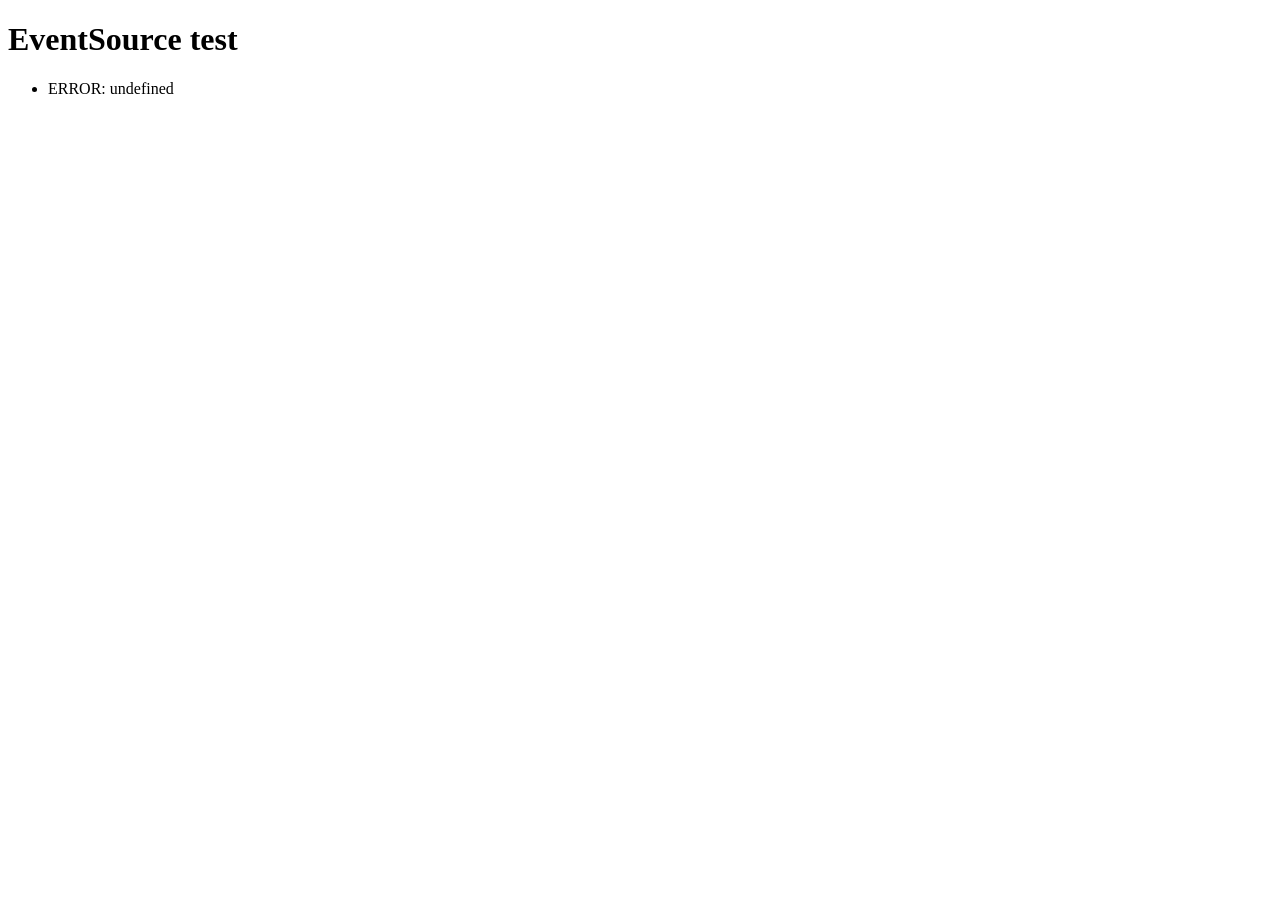
<file: node_modules/firebase/node_modules/faye-websocket/examples/sse.html>
<!doctype html>
<html>
  <head>
    <meta http-equiv="Content-type" content="text/html; charset=utf-8">
    <title>EventSource test</title>
  </head>
  <body>

    <h1>EventSource test</h1>
    <ul></ul>

    <script type="text/javascript">
      var logger = document.getElementsByTagName('ul')[0],
          socket = new EventSource('/');

      var log = function(text) {
        logger.innerHTML += '<li>' + text + '</li>';
      };

      socket.onopen = function() {
        log('OPEN');
      };

      socket.onmessage = function(event) {
        log('MESSAGE: ' + event.data);
      };

      socket.addEventListener('update', function(event) {
        log('UPDATE(' + event.lastEventId + '): ' + event.data);
      });

      socket.onerror = function(event) {
        log('ERROR: ' + event.message);
      };
    </script>

  </body>
</html>
</file>
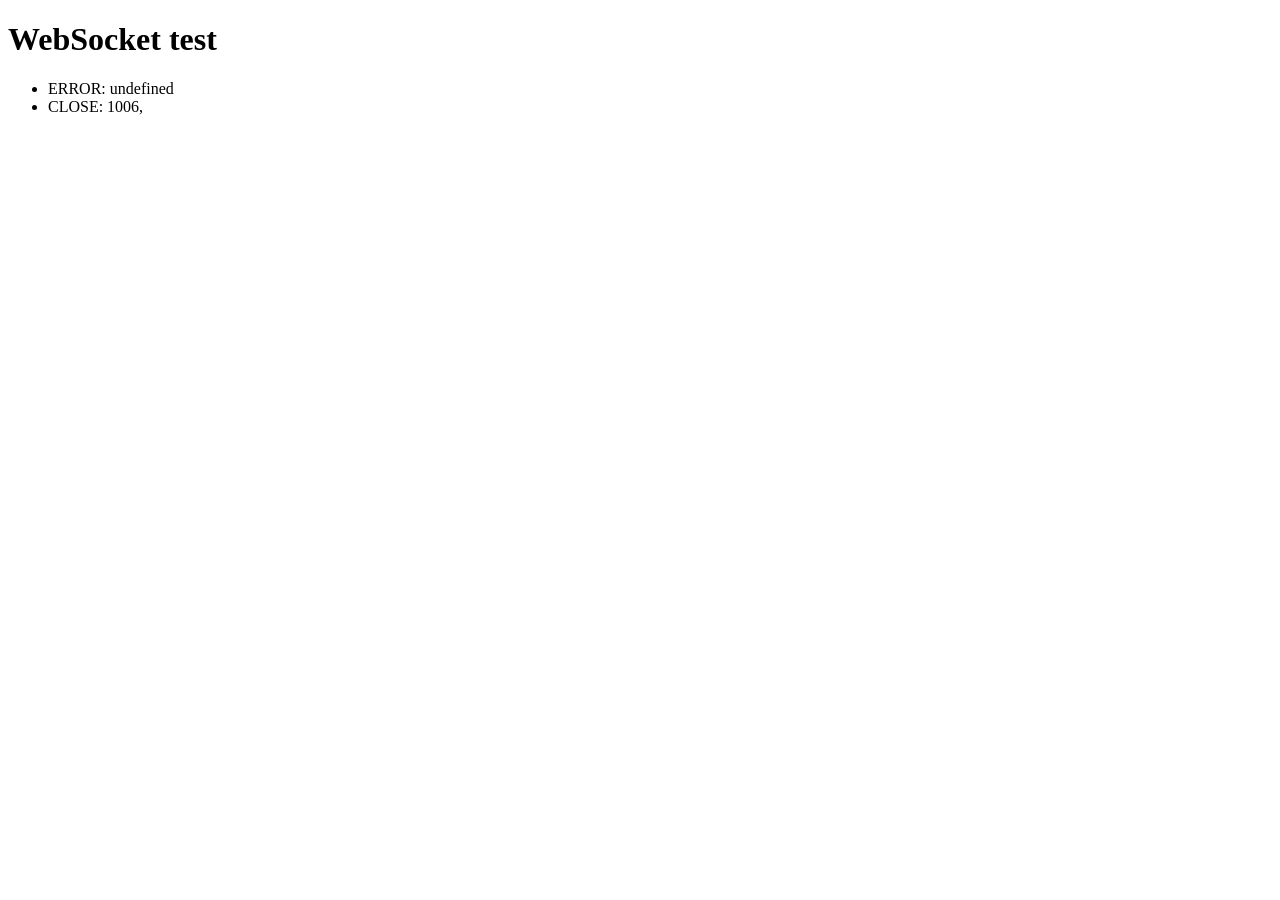
<file: node_modules/firebase/node_modules/faye-websocket/examples/ws.html>
<!doctype html>
<html>
  <head>
    <meta http-equiv="Content-type" content="text/html; charset=utf-8">
    <title>WebSocket test</title>
  </head>
  <body>

    <h1>WebSocket test</h1>
    <ul></ul>

    <script type="text/javascript">
      var logger = document.getElementsByTagName('ul')[0],
          Socket = window.MozWebSocket || window.WebSocket,
          protos = ['foo', 'bar', 'xmpp'],
          socket = new Socket('ws://' + location.hostname + ':' + location.port + '/', protos),
          index  = 0;

      var log = function(text) {
        logger.innerHTML += '<li>' + text + '</li>';
      };

      socket.addEventListener('open', function() {
        log('OPEN: ' + socket.protocol);
        socket.send('Hello, world');
      });

      socket.onerror = function(event) {
        log('ERROR: ' + event.message);
      };

      socket.onmessage = function(event) {
        log('MESSAGE: ' + event.data);
        setTimeout(function() { socket.send(++index + ' ' + event.data) }, 2000);
      };

      socket.onclose = function(event) {
        log('CLOSE: ' + event.code + ', ' + event.reason);
      };
    </script>

  </body>
</html>
</file>
<file: www/css/app.css>
/* Change html headers color */

h1,
h2,
h3,
h4,
h5 {
    color: #0071bc;
}

h2.mc-text-danger,
h3.mc-text-danger {
    color: red;
}


/* Change border radius of icon buttons */

.ui-btn-icon-notext.ui-corner-all {
    -webkit-border-radius: .3125em;
    border-radius: .3125em;
}


/* Change color of jQuery Mobile page headers */

.ui-title {
    color: #fff;
}


/* Center-aligned text */

.mc-text-center {
    text-align: center;
}


/* Top margin for some elements */

.mc-top-margin-1-5 {
    margin-top: 1.5em;
}
</file>
<file: www/css/themes/to-buy-theme.min.css>
/*!
* jQuery Mobile 1.4.5
* Git HEAD hash: 68e55e78b292634d3991c795f06f5e37a512decc <> Date: Fri Oct 31 2014 17:33:30 UTC
* http://jquerymobile.com
*
* Copyright 2010, 2014 jQuery Foundation, Inc. and othercontributors
* Released under the MIT license.
* http://jquery.org/license
*
*/


/* Globals */
/* Font
-----------------------------------------------------------------------------------------------------------*/
html {
	font-size: 100%;
}
body,
input,
select,
textarea,
button,
.ui-btn {
	font-size: 1em;
	line-height: 1.3;
	               font-family: sans-serif /*{global-font-family}*/;
}
legend,
.ui-input-text input,
.ui-input-search input {
	color: inherit;
	text-shadow: inherit;
}
/* Form labels (overrides font-weight bold in bars, and mini font-size) */
.ui-mobile label,
div.ui-controlgroup-label {
	font-weight: normal;
	font-size: 16px;
}
/* Separators
-----------------------------------------------------------------------------------------------------------*/
/* Field contain separator (< 28em) */
.ui-field-contain {
	border-bottom-color: #828282;
	border-bottom-color: rgba(0,0,0,.15);
	border-bottom-width: 1px;
	border-bottom-style: solid;
}
/* Table opt-in classes: strokes between each row, and alternating row stripes */
/* Classes table-stroke and table-stripe are deprecated in 1.4. */
.table-stroke thead th,
.table-stripe thead th,
.table-stripe tbody tr:last-child {
	border-bottom: 1px solid #d6d6d6; /* non-RGBA fallback */
	border-bottom: 1px solid rgba(0,0,0,.1);
}
.table-stroke tbody th,
.table-stroke tbody td {
	border-bottom: 1px solid #e6e6e6; /* non-RGBA fallback  */
	border-bottom: 1px solid rgba(0,0,0,.05);
}
.table-stripe.table-stroke tbody tr:last-child th,
.table-stripe.table-stroke tbody tr:last-child td {
	border-bottom: 0;
}
.table-stripe tbody tr:nth-child(odd) td,
.table-stripe tbody tr:nth-child(odd) th {
	background-color: #eeeeee; /* non-RGBA fallback  */
	background-color: rgba(0,0,0,.04);
}
/* Buttons
-----------------------------------------------------------------------------------------------------------*/
.ui-btn,
label.ui-btn {
	font-weight: bold;
	border-width: 1px;
	border-style: solid;
}
.ui-btn {
	text-decoration: none !important;
}
.ui-btn-active {
	cursor: pointer;
}
/* Corner rounding
-----------------------------------------------------------------------------------------------------------*/
/* Class ui-btn-corner-all deprecated in 1.4 */
.ui-corner-all {
	-webkit-border-radius: .6em /*{global-radii-blocks}*/;
	border-radius: .6em /*{global-radii-blocks}*/;
}
/* Buttons */
.ui-btn-corner-all,
.ui-btn.ui-corner-all,
/* Slider track */
.ui-slider-track.ui-corner-all,
/* Flipswitch */
.ui-flipswitch.ui-corner-all,
/* Count bubble */
.ui-li-count {
	-webkit-border-radius: .3125em /*{global-radii-buttons}*/;
	border-radius: .3125em /*{global-radii-buttons}*/;
}
/* Icon-only buttons */
.ui-btn-icon-notext.ui-btn-corner-all,
.ui-btn-icon-notext.ui-corner-all {
	-webkit-border-radius: 1em;
	border-radius: 1em;
}
/* Radius clip workaround for cleaning up corner trapping */
.ui-btn-corner-all,
.ui-corner-all {
	-webkit-background-clip: padding;
	background-clip: padding-box;
}
/* Popup arrow */
.ui-popup.ui-corner-all > .ui-popup-arrow-guide {
	left: .6em /*{global-radii-blocks}*/;
	right: .6em /*{global-radii-blocks}*/;
	top: .6em /*{global-radii-blocks}*/;
	bottom: .6em /*{global-radii-blocks}*/;
}
/* Shadow
-----------------------------------------------------------------------------------------------------------*/
.ui-shadow {
	-webkit-box-shadow: 0 1px 3px /*{global-box-shadow-size}*/ rgba(0,0,0,.2) /*{global-box-shadow-color}*/;
	-moz-box-shadow: 0 1px 3px /*{global-box-shadow-size}*/ rgba(0,0,0,.2) /*{global-box-shadow-color}*/;
	box-shadow: 0 1px 3px /*{global-box-shadow-size}*/ rgba(0,0,0,.2) /*{global-box-shadow-color}*/;
}
.ui-shadow-inset {
	-webkit-box-shadow: inset 0 1px 3px /*{global-box-shadow-size}*/ rgba(0,0,0,.2) /*{global-box-shadow-color}*/;
	-moz-box-shadow: inset 0 1px 3px /*{global-box-shadow-size}*/ rgba(0,0,0,.2) /*{global-box-shadow-color}*/;
	box-shadow: inset 0 1px 3px /*{global-box-shadow-size}*/ rgba(0,0,0,.2) /*{global-box-shadow-color}*/;
}
.ui-overlay-shadow {
	-webkit-box-shadow: 0 0 12px 		rgba(0,0,0,.6);
	-moz-box-shadow: 0 0 12px 			rgba(0,0,0,.6);
	box-shadow: 0 0 12px 				rgba(0,0,0,.6);
}
/* Icons
-----------------------------------------------------------------------------------------------------------*/
.ui-btn-icon-left:after,
.ui-btn-icon-right:after,
.ui-btn-icon-top:after,
.ui-btn-icon-bottom:after,
.ui-btn-icon-notext:after {
	background-color: #666666 /*{global-icon-color}*/;
	background-color: rgba(0,0,0,.15) /*{global-icon-disc}*/;
	background-position: center center;
	background-repeat: no-repeat;
	-webkit-border-radius: 1em;
	border-radius: 1em;
}
/* Alt icons */
.ui-alt-icon.ui-btn:after,
.ui-alt-icon .ui-btn:after,
html .ui-alt-icon.ui-checkbox-off:after,
html .ui-alt-icon.ui-radio-off:after,
html .ui-alt-icon .ui-checkbox-off:after,
html .ui-alt-icon .ui-radio-off:after {
	background-color: #666666 /*{global-icon-color}*/;
	background-color: rgba(0,0,0,.15) /*{global-icon-disc}*/;
}
/* No disc */
.ui-nodisc-icon.ui-btn:after,
.ui-nodisc-icon .ui-btn:after {
	background-color: transparent;
}
/* Icon shadow */
.ui-shadow-icon.ui-btn:after,
.ui-shadow-icon .ui-btn:after {
	-webkit-box-shadow: 0 1px 0 rgba(255,255,255,.3) /*{global-icon-shadow}*/;
	-moz-box-shadow: 0 1px 0 rgba(255,255,255,.3) /*{global-icon-shadow}*/;
	box-shadow: 0 1px 0 rgba(255,255,255,.3) /*{global-icon-shadow}*/;
}
/* Checkbox and radio */
.ui-btn.ui-checkbox-off:after,
.ui-btn.ui-checkbox-on:after,
.ui-btn.ui-radio-off:after,
.ui-btn.ui-radio-on:after {
	display: block;
	width: 18px;
	height: 18px;
	margin: -9px 2px 0 2px;
}
.ui-checkbox-off:after,
.ui-btn.ui-radio-off:after {
	filter: Alpha(Opacity=30);
	opacity: .3;
}
.ui-btn.ui-checkbox-off:after,
.ui-btn.ui-checkbox-on:after {
	-webkit-border-radius: .1875em;
	border-radius: .1875em;
}
.ui-btn.ui-checkbox-off:after {
	background-color: #666;
	background-color: rgba(0,0,0,.3);
}
.ui-radio .ui-btn.ui-radio-on:after {
	background-image: none;
	background-color: #fff;
	width: 8px;
	height: 8px;
	border-width: 5px;
	border-style: solid; 
}
.ui-alt-icon.ui-btn.ui-radio-on:after,
.ui-alt-icon .ui-btn.ui-radio-on:after {
	background-color: #000;
}
/* Loader */
.ui-icon-loading {
	background: url("images/ajax-loader.gif");
	background-size: 2.875em 2.875em;
}.ui-bar-a,.ui-page-theme-a .ui-bar-inherit,html .ui-bar-a .ui-bar-inherit,html .ui-body-a .ui-bar-inherit,html body .ui-group-theme-a .ui-bar-inherit{background-color:#29abe2 ;border-color:#165e7c ;color:#ffffff ;text-shadow:0  1px  0  #444444 ;font-weight:bold;}.ui-bar-a{border-width:1px;border-style:solid;}.ui-overlay-a,.ui-page-theme-a,.ui-page-theme-a .ui-panel-wrapper{background-color:#f2f2f2 ;border-color:#f2f2f2 ;color:#000000 ;text-shadow:0  1px  0  #eeeeee ;}.ui-body-a,.ui-page-theme-a .ui-body-inherit,html .ui-bar-a .ui-body-inherit,html .ui-body-a .ui-body-inherit,html body .ui-group-theme-a .ui-body-inherit,html .ui-panel-page-container-a{background-color:#ebeff2 ;border-color:#818385 ;color:#000000 ;text-shadow:0  1px  0  #eeeeee ;}.ui-body-a{border-width:1px;border-style:solid;}.ui-page-theme-a a,html .ui-bar-a a,html .ui-body-a a,html body .ui-group-theme-a a{color:#3388cc ;font-weight:bold;}.ui-page-theme-a a:visited,html .ui-bar-a a:visited,html .ui-body-a a:visited,html body .ui-group-theme-a a:visited{   color:#3388cc ;}.ui-page-theme-a a:hover,html .ui-bar-a a:hover,html .ui-body-a a:hover,html body .ui-group-theme-a a:hover{color:#005599 ;}.ui-page-theme-a a:active,html .ui-bar-a a:active,html .ui-body-a a:active,html body .ui-group-theme-a a:active{color:#005599 ;}.ui-page-theme-a .ui-btn,html .ui-bar-a .ui-btn,html .ui-body-a .ui-btn,html body .ui-group-theme-a .ui-btn,html head + body .ui-btn.ui-btn-a,.ui-page-theme-a .ui-btn:visited,html .ui-bar-a .ui-btn:visited,html .ui-body-a .ui-btn:visited,html body .ui-group-theme-a .ui-btn:visited,html head + body .ui-btn.ui-btn-a:visited{background-color:#dee6eb ;border-color:#7a7e81 ;color:#000000 ;text-shadow:0  1px  0  #eeeeee ;}.ui-page-theme-a .ui-btn:hover,html .ui-bar-a .ui-btn:hover,html .ui-body-a .ui-btn:hover,html body .ui-group-theme-a .ui-btn:hover,html head + body .ui-btn.ui-btn-a:hover{background-color:#6595d2 ;border-color:#8c8c8c ;color:#000000 ;text-shadow:0  1px  0  #eeeeee ;}.ui-page-theme-a .ui-btn:active,html .ui-bar-a .ui-btn:active,html .ui-body-a .ui-btn:active,html body .ui-group-theme-a .ui-btn:active,html head + body .ui-btn.ui-btn-a:active{background-color:#6595d2 ;border-color:#8c8c8c ;color:#000000 ;text-shadow:0  1px  0  #eeeeee ;}.ui-page-theme-a .ui-btn.ui-btn-active,html .ui-bar-a .ui-btn.ui-btn-active,html .ui-body-a .ui-btn.ui-btn-active,html body .ui-group-theme-a .ui-btn.ui-btn-active,html head + body .ui-btn.ui-btn-a.ui-btn-active,.ui-page-theme-a .ui-checkbox-on:after,html .ui-bar-a .ui-checkbox-on:after,html .ui-body-a .ui-checkbox-on:after,html body .ui-group-theme-a .ui-checkbox-on:after,.ui-btn.ui-checkbox-on.ui-btn-a:after,.ui-page-theme-a .ui-flipswitch-active,html .ui-bar-a .ui-flipswitch-active,html .ui-body-a .ui-flipswitch-active,html body .ui-group-theme-a .ui-flipswitch-active,html body .ui-flipswitch.ui-bar-a.ui-flipswitch-active,.ui-page-theme-a .ui-slider-track .ui-btn-active,html .ui-bar-a .ui-slider-track .ui-btn-active,html .ui-body-a .ui-slider-track .ui-btn-active,html body .ui-group-theme-a .ui-slider-track .ui-btn-active,html body div.ui-slider-track.ui-body-a .ui-btn-active{background-color:#3388cc ;border-color:#1c4a70 ;color:#ffffff ;text-shadow:0  1px  0  #005599 ;}.ui-page-theme-a .ui-radio-on:after,html .ui-bar-a .ui-radio-on:after,html .ui-body-a .ui-radio-on:after,html body .ui-group-theme-a .ui-radio-on:after,.ui-btn.ui-radio-on.ui-btn-a:after{border-color:#3388cc ;}.ui-page-theme-a .ui-btn:focus,html .ui-bar-a .ui-btn:focus,html .ui-body-a .ui-btn:focus,html body .ui-group-theme-a .ui-btn:focus,html head + body .ui-btn.ui-btn-a:focus,.ui-page-theme-a .ui-focus,html .ui-bar-a .ui-focus,html .ui-body-a .ui-focus,html body .ui-group-theme-a .ui-focus,html head + body .ui-btn-a.ui-focus,html head + body .ui-body-a.ui-focus{-webkit-box-shadow:0 0 12px #3388cc ;-moz-box-shadow:0 0 12px #3388cc ;box-shadow:0 0 12px #3388cc ;}.ui-bar-b,.ui-page-theme-b .ui-bar-inherit,html .ui-bar-b .ui-bar-inherit,html .ui-body-b .ui-bar-inherit,html body .ui-group-theme-b .ui-bar-inherit{background-color:#009245 ;border-color:#54cc60 ;color:#ffffff ;text-shadow:0  1px  0  #444444 ;font-weight:bold;}.ui-bar-b{border-width:1px;border-style:solid;}.ui-overlay-b,.ui-page-theme-b,.ui-page-theme-b .ui-panel-wrapper{background-color:#e9f1df ;border-color:#e9f1df ;color:#000000 ;text-shadow:0  1px  0  #eeeeee ;}.ui-body-b,.ui-page-theme-b .ui-body-inherit,html .ui-bar-b .ui-body-inherit,html .ui-body-b .ui-body-inherit,html body .ui-group-theme-b .ui-body-inherit,html .ui-panel-page-container-b{background-color:#ebeff2 ;border-color:#818385 ;color:#000000 ;text-shadow:0  1px  0  #eeeeee ;}.ui-body-b{border-width:1px;border-style:solid;}.ui-page-theme-b a,html .ui-bar-b a,html .ui-body-b a,html body .ui-group-theme-b a{color:#3388cc ;font-weight:bold;}.ui-page-theme-b a:visited,html .ui-bar-b a:visited,html .ui-body-b a:visited,html body .ui-group-theme-b a:visited{   color:#3388cc ;}.ui-page-theme-b a:hover,html .ui-bar-b a:hover,html .ui-body-b a:hover,html body .ui-group-theme-b a:hover{color:#005599 ;}.ui-page-theme-b a:active,html .ui-bar-b a:active,html .ui-body-b a:active,html body .ui-group-theme-b a:active{color:#005599 ;}.ui-page-theme-b .ui-btn,html .ui-bar-b .ui-btn,html .ui-body-b .ui-btn,html body .ui-group-theme-b .ui-btn,html head + body .ui-btn.ui-btn-b,.ui-page-theme-b .ui-btn:visited,html .ui-bar-b .ui-btn:visited,html .ui-body-b .ui-btn:visited,html body .ui-group-theme-b .ui-btn:visited,html head + body .ui-btn.ui-btn-b:visited{background-color:#c9ffd5 ;border-color:#6e8c75 ;color:#000000 ;text-shadow:0  1px  0  #eeeeee ;}.ui-page-theme-b .ui-btn:hover,html .ui-bar-b .ui-btn:hover,html .ui-body-b .ui-btn:hover,html body .ui-group-theme-b .ui-btn:hover,html head + body .ui-btn.ui-btn-b:hover{background-color:#e7FFf4 ;border-color:#7f8c86 ;color:#000000 ;text-shadow:0  1px  0  #eeeeee ;}.ui-page-theme-b .ui-btn:active,html .ui-bar-b .ui-btn:active,html .ui-body-b .ui-btn:active,html body .ui-group-theme-b .ui-btn:active,html head + body .ui-btn.ui-btn-b:active{background-color:#e7FFf4 ;border-color:#7f8c86 ;color:#000000 ;text-shadow:0  1px  0  #eeeeee ;}.ui-page-theme-b .ui-btn.ui-btn-active,html .ui-bar-b .ui-btn.ui-btn-active,html .ui-body-b .ui-btn.ui-btn-active,html body .ui-group-theme-b .ui-btn.ui-btn-active,html head + body .ui-btn.ui-btn-b.ui-btn-active,.ui-page-theme-b .ui-checkbox-on:after,html .ui-bar-b .ui-checkbox-on:after,html .ui-body-b .ui-checkbox-on:after,html body .ui-group-theme-b .ui-checkbox-on:after,.ui-btn.ui-checkbox-on.ui-btn-b:after,.ui-page-theme-b .ui-flipswitch-active,html .ui-bar-b .ui-flipswitch-active,html .ui-body-b .ui-flipswitch-active,html body .ui-group-theme-b .ui-flipswitch-active,html body .ui-flipswitch.ui-bar-b.ui-flipswitch-active,.ui-page-theme-b .ui-slider-track .ui-btn-active,html .ui-bar-b .ui-slider-track .ui-btn-active,html .ui-body-b .ui-slider-track .ui-btn-active,html body .ui-group-theme-b .ui-slider-track .ui-btn-active,html body div.ui-slider-track.ui-body-b .ui-btn-active{background-color:#2c858d ;border-color:#18494d ;color:#ffffff ;text-shadow:0  1px  0  #444444 ;}.ui-page-theme-b .ui-radio-on:after,html .ui-bar-b .ui-radio-on:after,html .ui-body-b .ui-radio-on:after,html body .ui-group-theme-b .ui-radio-on:after,.ui-btn.ui-radio-on.ui-btn-b:after{border-color:#2c858d ;}.ui-page-theme-b .ui-btn:focus,html .ui-bar-b .ui-btn:focus,html .ui-body-b .ui-btn:focus,html body .ui-group-theme-b .ui-btn:focus,html head + body .ui-btn.ui-btn-b:focus,.ui-page-theme-b .ui-focus,html .ui-bar-b .ui-focus,html .ui-body-b .ui-focus,html body .ui-group-theme-b .ui-focus,html head + body .ui-btn-b.ui-focus,html head + body .ui-body-b.ui-focus{-webkit-box-shadow:0 0 12px #2c858d ;-moz-box-shadow:0 0 12px #2c858d ;box-shadow:0 0 12px #2c858d ;}.ui-bar-c,.ui-page-theme-c .ui-bar-inherit,html .ui-bar-c .ui-bar-inherit,html .ui-body-c .ui-bar-inherit,html body .ui-group-theme-c .ui-bar-inherit{background-color:#facfd7 ;border-color:#897176 ;color:#000000 ;text-shadow:0  1px  0  #eeeeee ;font-weight:bold;}.ui-bar-c{border-width:1px;border-style:solid;}.ui-overlay-c,.ui-page-theme-c,.ui-page-theme-c .ui-panel-wrapper{background-color:#f9f9f9 ;border-color:#bbbbbb ;color:#333333 ;text-shadow:0  1px  0  #f3f3f3 ;}.ui-body-c,.ui-page-theme-c .ui-body-inherit,html .ui-bar-c .ui-body-inherit,html .ui-body-c .ui-body-inherit,html body .ui-group-theme-c .ui-body-inherit,html .ui-panel-page-container-c{background-color:#e9f1df ;border-color:#80847a ;color:#000000 ;text-shadow:0  1px  0  #eeeeee ;}.ui-body-c{border-width:1px;border-style:solid;}.ui-page-theme-c a,html .ui-bar-c a,html .ui-body-c a,html body .ui-group-theme-c a{color:#3388cc ;font-weight:bold;}.ui-page-theme-c a:visited,html .ui-bar-c a:visited,html .ui-body-c a:visited,html body .ui-group-theme-c a:visited{   color:#3388cc ;}.ui-page-theme-c a:hover,html .ui-bar-c a:hover,html .ui-body-c a:hover,html body .ui-group-theme-c a:hover{color:#005599 ;}.ui-page-theme-c a:active,html .ui-bar-c a:active,html .ui-body-c a:active,html body .ui-group-theme-c a:active{color:#005599 ;}.ui-page-theme-c .ui-btn,html .ui-bar-c .ui-btn,html .ui-body-c .ui-btn,html body .ui-group-theme-c .ui-btn,html head + body .ui-btn.ui-btn-c,.ui-page-theme-c .ui-btn:visited,html .ui-bar-c .ui-btn:visited,html .ui-body-c .ui-btn:visited,html body .ui-group-theme-c .ui-btn:visited,html head + body .ui-btn.ui-btn-c:visited{background-color:#facfd7 ;border-color:#897176 ;color:#000000 ;text-shadow:0  1px  0  #eeeeee ;}.ui-page-theme-c .ui-btn:hover,html .ui-bar-c .ui-btn:hover,html .ui-body-c .ui-btn:hover,html body .ui-group-theme-c .ui-btn:hover,html head + body .ui-btn.ui-btn-c:hover{background-color:#FFeef7 ;border-color:#8c8287 ;color:#000000 ;text-shadow:0  1px  0  #eeeeee ;}.ui-page-theme-c .ui-btn:active,html .ui-bar-c .ui-btn:active,html .ui-body-c .ui-btn:active,html body .ui-group-theme-c .ui-btn:active,html head + body .ui-btn.ui-btn-c:active{background-color:#FFeef7 ;border-color:#8c8287 ;color:#000000 ;text-shadow:0  1px  0  #eeeeee ;}.ui-page-theme-c .ui-btn.ui-btn-active,html .ui-bar-c .ui-btn.ui-btn-active,html .ui-body-c .ui-btn.ui-btn-active,html body .ui-group-theme-c .ui-btn.ui-btn-active,html head + body .ui-btn.ui-btn-c.ui-btn-active,.ui-page-theme-c .ui-checkbox-on:after,html .ui-bar-c .ui-checkbox-on:after,html .ui-body-c .ui-checkbox-on:after,html body .ui-group-theme-c .ui-checkbox-on:after,.ui-btn.ui-checkbox-on.ui-btn-c:after,.ui-page-theme-c .ui-flipswitch-active,html .ui-bar-c .ui-flipswitch-active,html .ui-body-c .ui-flipswitch-active,html body .ui-group-theme-c .ui-flipswitch-active,html body .ui-flipswitch.ui-bar-c.ui-flipswitch-active,.ui-page-theme-c .ui-slider-track .ui-btn-active,html .ui-bar-c .ui-slider-track .ui-btn-active,html .ui-body-c .ui-slider-track .ui-btn-active,html body .ui-group-theme-c .ui-slider-track .ui-btn-active,html body div.ui-slider-track.ui-body-c .ui-btn-active{background-color:#3388cc ;border-color:#3388cc ;color:#ffffff ;text-shadow:0  1px  0  #005599 ;}.ui-page-theme-c .ui-radio-on:after,html .ui-bar-c .ui-radio-on:after,html .ui-body-c .ui-radio-on:after,html body .ui-group-theme-c .ui-radio-on:after,.ui-btn.ui-radio-on.ui-btn-c:after{border-color:#3388cc ;}.ui-page-theme-c .ui-btn:focus,html .ui-bar-c .ui-btn:focus,html .ui-body-c .ui-btn:focus,html body .ui-group-theme-c .ui-btn:focus,html head + body .ui-btn.ui-btn-c:focus,.ui-page-theme-c .ui-focus,html .ui-bar-c .ui-focus,html .ui-body-c .ui-focus,html body .ui-group-theme-c .ui-focus,html head + body .ui-btn-c.ui-focus,html head + body .ui-body-c.ui-focus{-webkit-box-shadow:0 0 12px #3388cc ;-moz-box-shadow:0 0 12px #3388cc ;box-shadow:0 0 12px #3388cc ;}.ui-bar-d,.ui-page-theme-d .ui-bar-inherit,html .ui-bar-d .ui-bar-inherit,html .ui-body-d .ui-bar-inherit,html body .ui-group-theme-d .ui-bar-inherit{background-color:#272a2f ;border-color:#363a41 ;color:#ffffff ;text-shadow:0  1px  0  #444444 ;font-weight:bold;}.ui-bar-d{border-width:1px;border-style:solid;}.ui-overlay-d,.ui-page-theme-d,.ui-page-theme-d .ui-panel-wrapper{background-color:#3d4148 ;border-color:#3d4148 ;color:#ffffff ;text-shadow:0  1px  0  #444444 ;}.ui-body-d,.ui-page-theme-d .ui-body-inherit,html .ui-bar-d .ui-body-inherit,html .ui-body-d .ui-body-inherit,html body .ui-group-theme-d .ui-body-inherit,html .ui-panel-page-container-d{background-color:#a3adc2 ;border-color:#595f6a ;color:#000000 ;text-shadow:0  1px  0  #eeeeee ;}.ui-body-d{border-width:1px;border-style:solid;}.ui-page-theme-d a,html .ui-bar-d a,html .ui-body-d a,html body .ui-group-theme-d a{color:#3388cc ;font-weight:bold;}.ui-page-theme-d a:visited,html .ui-bar-d a:visited,html .ui-body-d a:visited,html body .ui-group-theme-d a:visited{   color:#3388cc ;}.ui-page-theme-d a:hover,html .ui-bar-d a:hover,html .ui-body-d a:hover,html body .ui-group-theme-d a:hover{color:#005599 ;}.ui-page-theme-d a:active,html .ui-bar-d a:active,html .ui-body-d a:active,html body .ui-group-theme-d a:active{color:#005599 ;}.ui-page-theme-d .ui-btn,html .ui-bar-d .ui-btn,html .ui-body-d .ui-btn,html body .ui-group-theme-d .ui-btn,html head + body .ui-btn.ui-btn-d,.ui-page-theme-d .ui-btn:visited,html .ui-bar-d .ui-btn:visited,html .ui-body-d .ui-btn:visited,html body .ui-group-theme-d .ui-btn:visited,html head + body .ui-btn.ui-btn-d:visited{background-color:#8f99ab ;border-color:#4e545e ;color:#000000 ;text-shadow:0  1px  0  #eeeeee ;}.ui-page-theme-d .ui-btn:hover,html .ui-bar-d .ui-btn:hover,html .ui-body-d .ui-btn:hover,html body .ui-group-theme-d .ui-btn:hover,html head + body .ui-btn.ui-btn-d:hover{background-color:#a4afc4 ;border-color:#5a606b ;color:#000000 ;text-shadow:0  1px  0  #eeeeee ;}.ui-page-theme-d .ui-btn:active,html .ui-bar-d .ui-btn:active,html .ui-body-d .ui-btn:active,html body .ui-group-theme-d .ui-btn:active,html head + body .ui-btn.ui-btn-d:active{background-color:#a4afc4 ;border-color:#5a606b ;color:#000000 ;text-shadow:0  1px  0  #eeeeee ;}.ui-page-theme-d .ui-btn.ui-btn-active,html .ui-bar-d .ui-btn.ui-btn-active,html .ui-body-d .ui-btn.ui-btn-active,html body .ui-group-theme-d .ui-btn.ui-btn-active,html head + body .ui-btn.ui-btn-d.ui-btn-active,.ui-page-theme-d .ui-checkbox-on:after,html .ui-bar-d .ui-checkbox-on:after,html .ui-body-d .ui-checkbox-on:after,html body .ui-group-theme-d .ui-checkbox-on:after,.ui-btn.ui-checkbox-on.ui-btn-d:after,.ui-page-theme-d .ui-flipswitch-active,html .ui-bar-d .ui-flipswitch-active,html .ui-body-d .ui-flipswitch-active,html body .ui-group-theme-d .ui-flipswitch-active,html body .ui-flipswitch.ui-bar-d.ui-flipswitch-active,.ui-page-theme-d .ui-slider-track .ui-btn-active,html .ui-bar-d .ui-slider-track .ui-btn-active,html .ui-body-d .ui-slider-track .ui-btn-active,html body .ui-group-theme-d .ui-slider-track .ui-btn-active,html body div.ui-slider-track.ui-body-d .ui-btn-active{background-color:#474c55 ;border-color:#636a76 ;color:#ffffff ;text-shadow:0  1px  0  #444444 ;}.ui-page-theme-d .ui-radio-on:after,html .ui-bar-d .ui-radio-on:after,html .ui-body-d .ui-radio-on:after,html body .ui-group-theme-d .ui-radio-on:after,.ui-btn.ui-radio-on.ui-btn-d:after{border-color:#474c55 ;}.ui-page-theme-d .ui-btn:focus,html .ui-bar-d .ui-btn:focus,html .ui-body-d .ui-btn:focus,html body .ui-group-theme-d .ui-btn:focus,html head + body .ui-btn.ui-btn-d:focus,.ui-page-theme-d .ui-focus,html .ui-bar-d .ui-focus,html .ui-body-d .ui-focus,html body .ui-group-theme-d .ui-focus,html head + body .ui-btn-d.ui-focus,html head + body .ui-body-d.ui-focus{-webkit-box-shadow:0 0 12px #474c55 ;-moz-box-shadow:0 0 12px #474c55 ;box-shadow:0 0 12px #474c55 ;}.ui-disabled,.ui-state-disabled,button[disabled],.ui-select .ui-btn.ui-state-disabled{filter:Alpha(Opacity=30);opacity:.3;cursor:default !important;pointer-events:none;}.ui-btn:focus,.ui-btn.ui-focus{outline:0;}.ui-noboxshadow .ui-shadow,.ui-noboxshadow .ui-shadow-inset,.ui-noboxshadow .ui-overlay-shadow,.ui-noboxshadow .ui-shadow-icon.ui-btn:after,.ui-noboxshadow .ui-shadow-icon .ui-btn:after,.ui-noboxshadow .ui-focus,.ui-noboxshadow .ui-btn:focus,.ui-noboxshadow  input:focus,.ui-noboxshadow .ui-panel{-webkit-box-shadow:none !important;-moz-box-shadow:none !important;box-shadow:none !important;}.ui-noboxshadow .ui-btn:focus,.ui-noboxshadow .ui-focus{outline-width:1px;outline-style:auto;}
</file>
